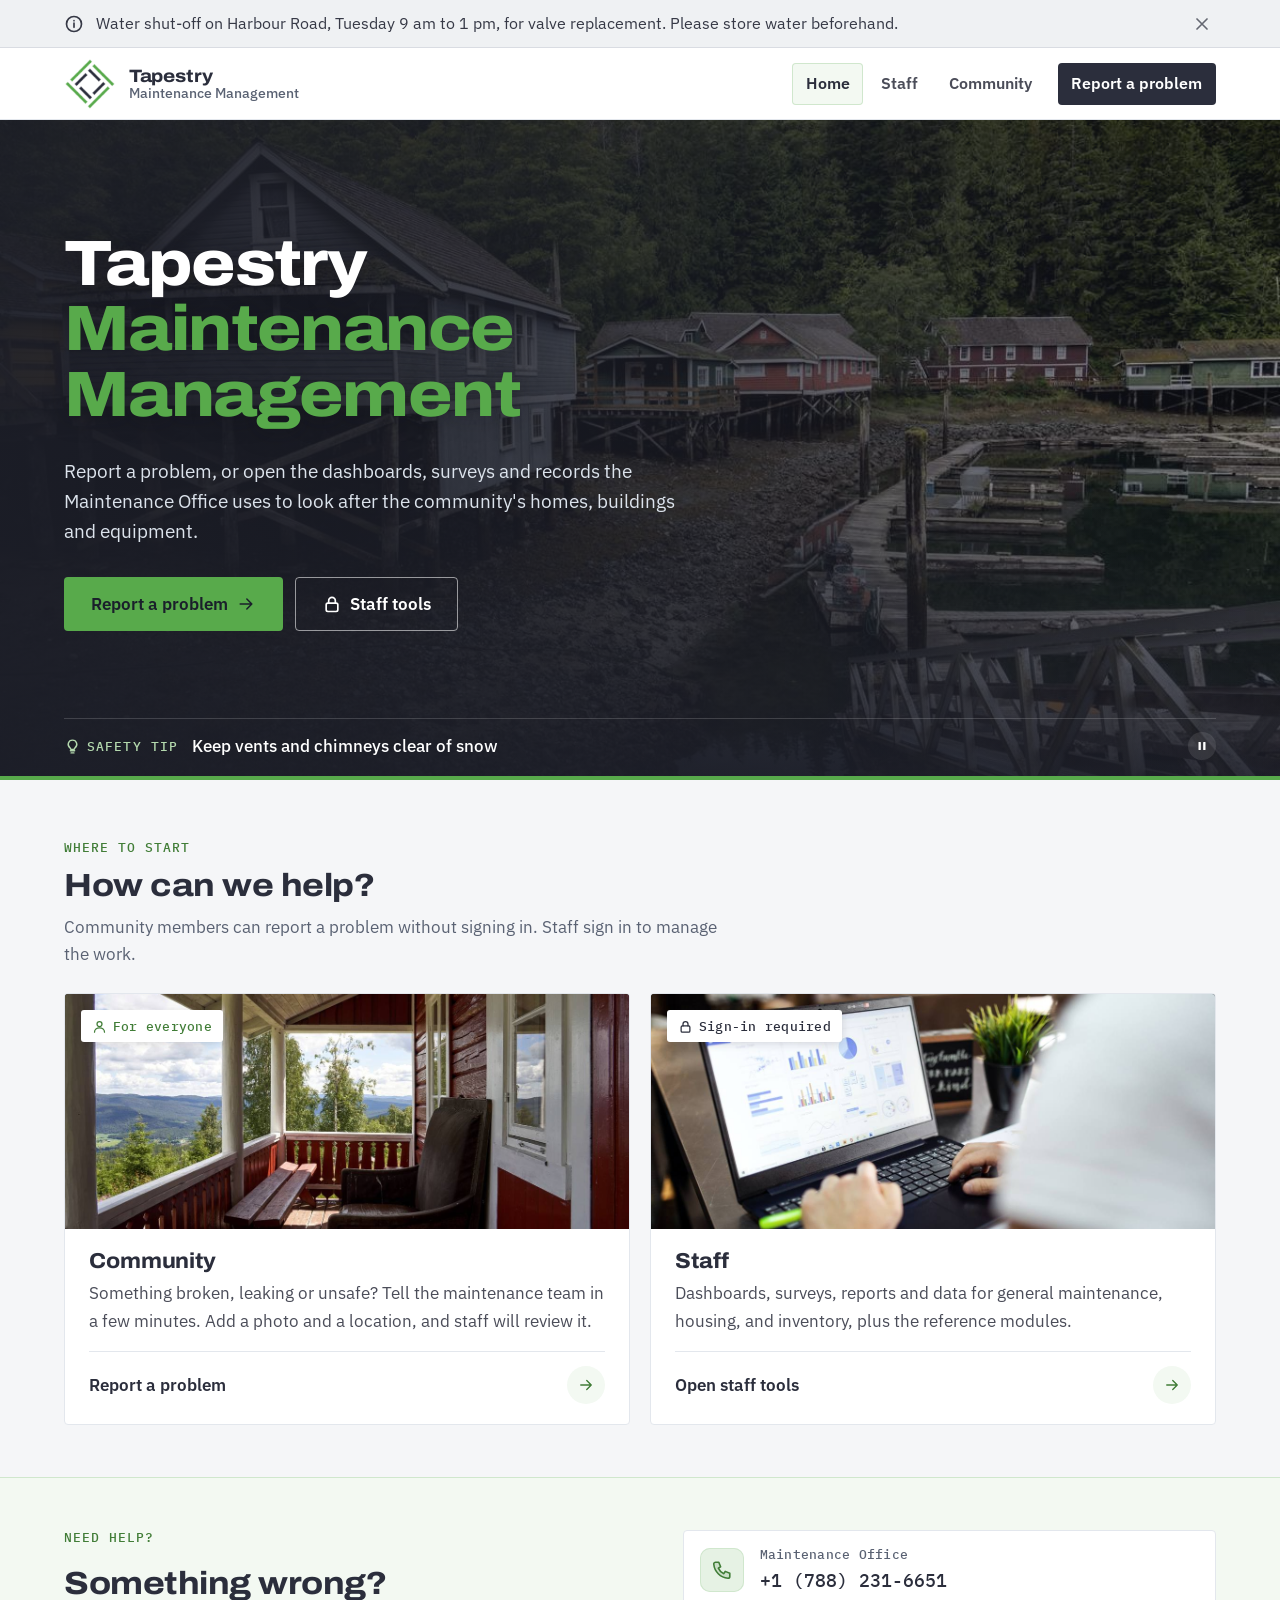
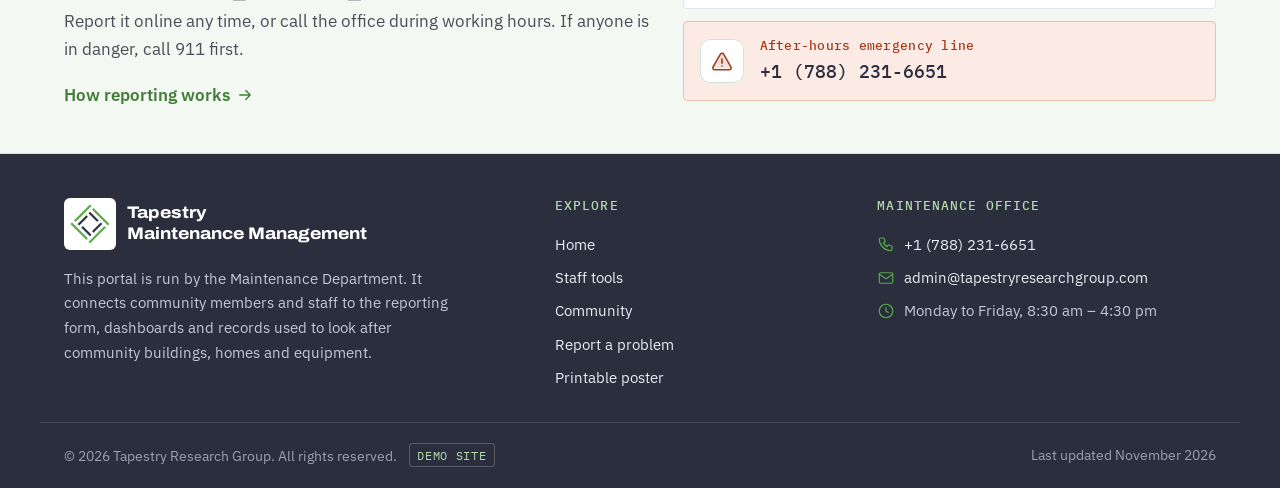
<file: index.html>
<!DOCTYPE html>
<html lang="en-CA">
<head>
  <meta charset="utf-8">
  <meta name="viewport" content="width=device-width, initial-scale=1">
  <title>Tapestry Maintenance Management</title>
  <meta name="description" content="Report a problem, or open the maintenance dashboards, surveys and records.">
  <meta name="theme-color" content="#2b2e3c">
  <meta property="og:type" content="website">
  <meta property="og:title" content="Tapestry Maintenance Management">
  <meta property="og:description" content="Report a problem, or open the maintenance dashboards, surveys and records.">
  <meta property="og:image" content="https://demo.jamesspooner.org/images/og.png">
  <meta property="og:url" content="https://demo.jamesspooner.org/">
  <meta name="twitter:card" content="summary_large_image">
  <link rel="preload" href="fonts/archivo-latin-standard-normal.woff2" as="font" type="font/woff2" crossorigin>
  <link rel="preload" href="fonts/ibm-plex-sans-latin-400-normal.woff2" as="font" type="font/woff2" crossorigin>
  <link rel="stylesheet" href="css/fonts.css?v=2">
  <link rel="icon" type="image/svg+xml" href="images/favicon.svg">
  <link rel="icon" type="image/png" sizes="32x32" href="images/favicon-32.png">
  <link rel="apple-touch-icon" href="images/apple-touch-icon.png">
  <link rel="manifest" href="manifest.webmanifest">
  <meta name="apple-mobile-web-app-capable" content="yes">
  <meta name="apple-mobile-web-app-title" content="Maintenance">
  <link rel="stylesheet" href="css/style.css?v=5">
  <script src="js/config.js?v=12"></script>
  <script src="js/brand.js?v=2"></script>
</head>
<body>
<a class="skip" href="#main">Skip to content</a>
<div id="notice" class="notice" role="status" hidden>
  <div class="wrap"><svg class="icon" viewBox="0 0 24 24" width="20" height="20" fill="none" stroke="currentColor" stroke-width="2" stroke-linecap="round" stroke-linejoin="round" aria-hidden="true"><circle cx="12" cy="12" r="9"/><path d="M12 11v5M12 8v.01"/></svg><span class="notice-text"></span><button class="notice-toggle" type="button" aria-expanded="false">More</button><a class="notice-more" href="#">More details</a><button class="notice-close" type="button" aria-label="Close notice"><svg class="icon" viewBox="0 0 24 24" width="18" height="18" fill="none" stroke="currentColor" stroke-width="2" stroke-linecap="round" stroke-linejoin="round" aria-hidden="true"><path d="M6 6l12 12M18 6L6 18"/></svg></button></div>
</div>
<header class="site-header">
  <div class="header-inner">
    <a class="brand" href="index.html"><span class="logo-slot" data-logo><span>Nation's<br>logo</span></span><span class="brand-text"><strong data-site="community">Tapestry</strong><small data-site="siteName">Maintenance Management</small></span></a>
    <nav class="nav" id="site-nav" aria-label="Main">
      <a href="index.html" aria-current="page">Home</a><a href="staff.html">Staff</a><a href="community.html">Community</a>
      <a class="nav-report" href="community.html">Report a problem</a>
    </nav>
    <button class="nav-toggle" aria-controls="site-nav" aria-expanded="false"><svg class="icon" viewBox="0 0 24 24" width="20" height="20" fill="none" stroke="currentColor" stroke-width="2" stroke-linecap="round" stroke-linejoin="round" aria-hidden="true"><path d="M4 7h16M4 12h16M4 17h16"/></svg>Menu</button>
  </div>
</header>
<main id="main">
<section class="hero-full">
  <div class="hero-bg" aria-hidden="true"><img class="slide" data-photo="hero-1" src="images/hero-1.jpg" alt="" width="1200" height="800" fetchpriority="high"><img class="slide" data-photo="hero-2" data-src="images/hero-2.jpg" alt="" width="1200" height="800"><img class="slide" data-photo="hero-3" data-src="images/hero-3.jpg" alt="" width="1200" height="800"><img class="slide" data-photo="hero-4" data-src="images/hero-4.jpg" alt="" width="1200" height="800"><img class="slide" data-photo="hero-5" data-src="images/hero-5.jpg" alt="" width="1200" height="800"></div>
  <div class="wrap hero-inner">
    <p class="greeting" data-site="greeting" data-optional="greeting"></p>
    <h1><span data-site="community">Tapestry</span> <span class="accent" data-site="siteName">Maintenance Management</span></h1>
    <p class="lead">Report a problem, or open the dashboards, surveys and records the Maintenance Office uses to look after the community's homes, buildings and equipment.</p>
    <div class="hero-actions">
      <a class="btn btn-lg btn-hero" href="community.html">Report a problem <svg class="icon" viewBox="0 0 24 24" width="18" height="18" fill="none" stroke="currentColor" stroke-width="1.8" stroke-linecap="round" stroke-linejoin="round" aria-hidden="true"><path d="M5 12h14M13 6l6 6-6 6"/></svg></a>
      <a class="btn btn-lg btn-ghost" href="staff.html"><svg class="icon" viewBox="0 0 24 24" width="16" height="16" fill="none" stroke="currentColor" stroke-width="2" stroke-linecap="round" stroke-linejoin="round" aria-hidden="true"><rect x="5" y="11" width="14" height="10" rx="2"/><path d="M8 11V8a4 4 0 0 1 8 0v3"/></svg> Staff tools</a>
    </div>
  </div>
  <div class="wrap hero-foot">
    <div class="ticker"><span class="ticker-label"><svg class="icon" viewBox="0 0 24 24" width="17" height="17" fill="none" stroke="currentColor" stroke-width="2" stroke-linecap="round" stroke-linejoin="round" aria-hidden="true"><path d="M9 18h6M10 21h4M12 3a6 6 0 0 0-3.5 10.9c.6.5 1 1.2 1 2.1h5c0-.9.4-1.6 1-2.1A6 6 0 0 0 12 3z"/></svg><span class="lbl">Safety tip</span></span><span class="ticker-text"></span><button class="ticker-pause" type="button"></button></div>
  </div>
</section>

<section class="section">
  <div class="wrap">
    <div class="section-head">
      <p class="kicker">Where to start</p>
      <h2>How can we help?</h2>
      <p>Community members can report a problem without signing in. Staff sign in to manage the work.</p>
    </div>
    <div class="door-grid">
      <a class="door" href="community.html" data-reveal>
        <div class="door-photo"><img data-photo="community" src="images/community.jpg" alt="" width="1200" height="600" loading="lazy"><span class="pill"><svg class="icon" viewBox="0 0 24 24" width="16" height="16" fill="none" stroke="currentColor" stroke-width="2" stroke-linecap="round" stroke-linejoin="round" aria-hidden="true"><circle cx="12" cy="8" r="4"/><path d="M4 21c0-4 3.6-7 8-7s8 3 8 7"/></svg> For everyone</span></div>
        <div class="door-body">
          <h3>Community</h3>
          <p>Something broken, leaking or unsafe? Tell the maintenance team in a few minutes. Add a photo and a location, and staff will review it.</p>
          <span class="door-cta">Report a problem <span class="arrow"><svg class="icon" viewBox="0 0 24 24" width="18" height="18" fill="none" stroke="currentColor" stroke-width="1.8" stroke-linecap="round" stroke-linejoin="round" aria-hidden="true"><path d="M5 12h14M13 6l6 6-6 6"/></svg></span></span>
        </div>
      </a>
      <a class="door" href="staff.html" data-reveal>
        <div class="door-photo"><img data-photo="staff" src="images/staff.jpg" alt="" width="1200" height="600" loading="lazy"><span class="pill locked"><svg class="icon" viewBox="0 0 24 24" width="16" height="16" fill="none" stroke="currentColor" stroke-width="2" stroke-linecap="round" stroke-linejoin="round" aria-hidden="true"><rect x="5" y="11" width="14" height="10" rx="2"/><path d="M8 11V8a4 4 0 0 1 8 0v3"/></svg> Sign-in required</span></div>
        <div class="door-body">
          <h3>Staff</h3>
          <p>Dashboards, surveys, reports and data for general maintenance, housing, and inventory, plus the reference modules.</p>
          <span class="door-cta">Open staff tools <span class="arrow"><svg class="icon" viewBox="0 0 24 24" width="18" height="18" fill="none" stroke="currentColor" stroke-width="1.8" stroke-linecap="round" stroke-linejoin="round" aria-hidden="true"><path d="M5 12h14M13 6l6 6-6 6"/></svg></span></span>
        </div>
      </a>
    </div>
  </div>
</section>
<section class="section contact-section">
  <div class="wrap">
    <div class="contact-panel" data-reveal>
      <div>
        <p class="kicker">Need help?</p>
        <h2>Something wrong?</h2>
        <p>Report it online any time, or call the office during working hours. If anyone is in danger, call 911 first.</p>
        <a class="more" href="community.html">How reporting works <svg class="icon" viewBox="0 0 24 24" width="18" height="18" fill="none" stroke="currentColor" stroke-width="1.8" stroke-linecap="round" stroke-linejoin="round" aria-hidden="true"><path d="M5 12h14M13 6l6 6-6 6"/></svg></a>
      </div>
      <div class="contact-list">
        <a class="call" href="#" data-tel="officePhone"><span class="badge"><svg class="icon duo" viewBox="0 0 24 24" width="22" height="22" fill="none" stroke="currentColor" stroke-width="1.75" stroke-linecap="round" stroke-linejoin="round" aria-hidden="true"><g class="duo-fill" fill="currentColor" stroke="none"><path d="M5 3.5h3.5l2 5-2.5 1.5a11 11 0 0 0 6 6l1.5-2.5 5 2V19a2 2 0 0 1-2 2A17 17 0 0 1 3 5.5a2 2 0 0 1 2-2z"/></g><path d="M5 3.5h3.5l2 5-2.5 1.5a11 11 0 0 0 6 6l1.5-2.5 5 2V19a2 2 0 0 1-2 2A17 17 0 0 1 3 5.5a2 2 0 0 1 2-2z"/></svg></span><span><small data-site="officeLabel">Maintenance Office</small><b class="tel-num">000-000-0000</b></span></a>
        <a class="call urgent" href="#" data-tel="emergencyPhone"><span class="badge"><svg class="icon duo" viewBox="0 0 24 24" width="22" height="22" fill="none" stroke="currentColor" stroke-width="1.75" stroke-linecap="round" stroke-linejoin="round" aria-hidden="true"><g class="duo-fill" fill="currentColor" stroke="none"><path d="M12 3.5L21.5 20h-19z"/></g><path d="M10.3 4.5a2 2 0 0 1 3.4 0l8 14A2 2 0 0 1 20 21.5H4a2 2 0 0 1-1.7-3z"/><path d="M12 10v4.5M12 17.5v.01"/></svg></span><span><small>After-hours emergency line</small><b class="tel-num">000-000-0000</b></span></a>
      </div>
    </div>
  </div>
</section>
</main>
<footer class="site-footer">
  <div class="wrap footer-grid">
    <div class="footer-about">
      <div class="footer-brand"><span class="logo-slot sm" data-logo><span>Nation's<br>logo</span></span><strong><span data-site="community">Tapestry</span><br><span data-site="siteName">Maintenance Management</span></strong></div>
      <p data-site="about">About this portal.</p>
    </div>
    <nav class="footer-nav" aria-label="Footer">
      <h2>Explore</h2>
      <a href="index.html">Home</a>
      <a href="staff.html">Staff tools</a>
      <a href="community.html">Community</a>
      <a href="community.html">Report a problem</a>
      <a href="poster.html">Printable poster</a>
    </nav>
    <div class="footer-contact">
      <h2 data-site="officeLabel">Maintenance Office</h2>
      <a href="#" data-tel="officePhone"><svg class="icon" viewBox="0 0 24 24" width="20" height="20" fill="none" stroke="currentColor" stroke-width="1.6" stroke-linecap="round" stroke-linejoin="round" aria-hidden="true"><path d="M5 4h4l2 5-2.5 1.5a11 11 0 0 0 5 5L15 13l5 2v4a2 2 0 0 1-2 2A16 16 0 0 1 3 6a2 2 0 0 1 2-2z"/></svg><span class="tel-num">000-000-0000</span></a>
      <a href="#" data-mail="officeEmail"><svg class="icon" viewBox="0 0 24 24" width="20" height="20" fill="none" stroke="currentColor" stroke-width="1.6" stroke-linecap="round" stroke-linejoin="round" aria-hidden="true"><rect x="3" y="5" width="18" height="14" rx="2"/><path d="M3 7l9 6 9-6"/></svg><span class="mail-text">maintenance@example.org</span></a>
      <span class="row"><svg class="icon" viewBox="0 0 24 24" width="20" height="20" fill="none" stroke="currentColor" stroke-width="1.6" stroke-linecap="round" stroke-linejoin="round" aria-hidden="true"><circle cx="12" cy="12" r="9"/><path d="M12 7v5l3 2"/></svg><span data-site="officeHours">Office hours</span></span>
    </div>
  </div>
  <div class="wrap footer-base">
    <span>&copy; <span data-year>2026</span> <span data-site="nation">Tapestry Research Group</span>. All rights reserved.</span>
    <span>Last updated <span data-site="lastUpdated">2026</span></span>
  </div>
</footer>
<script src="js/main.js?v=8"></script>
</body>
</html>
</file>
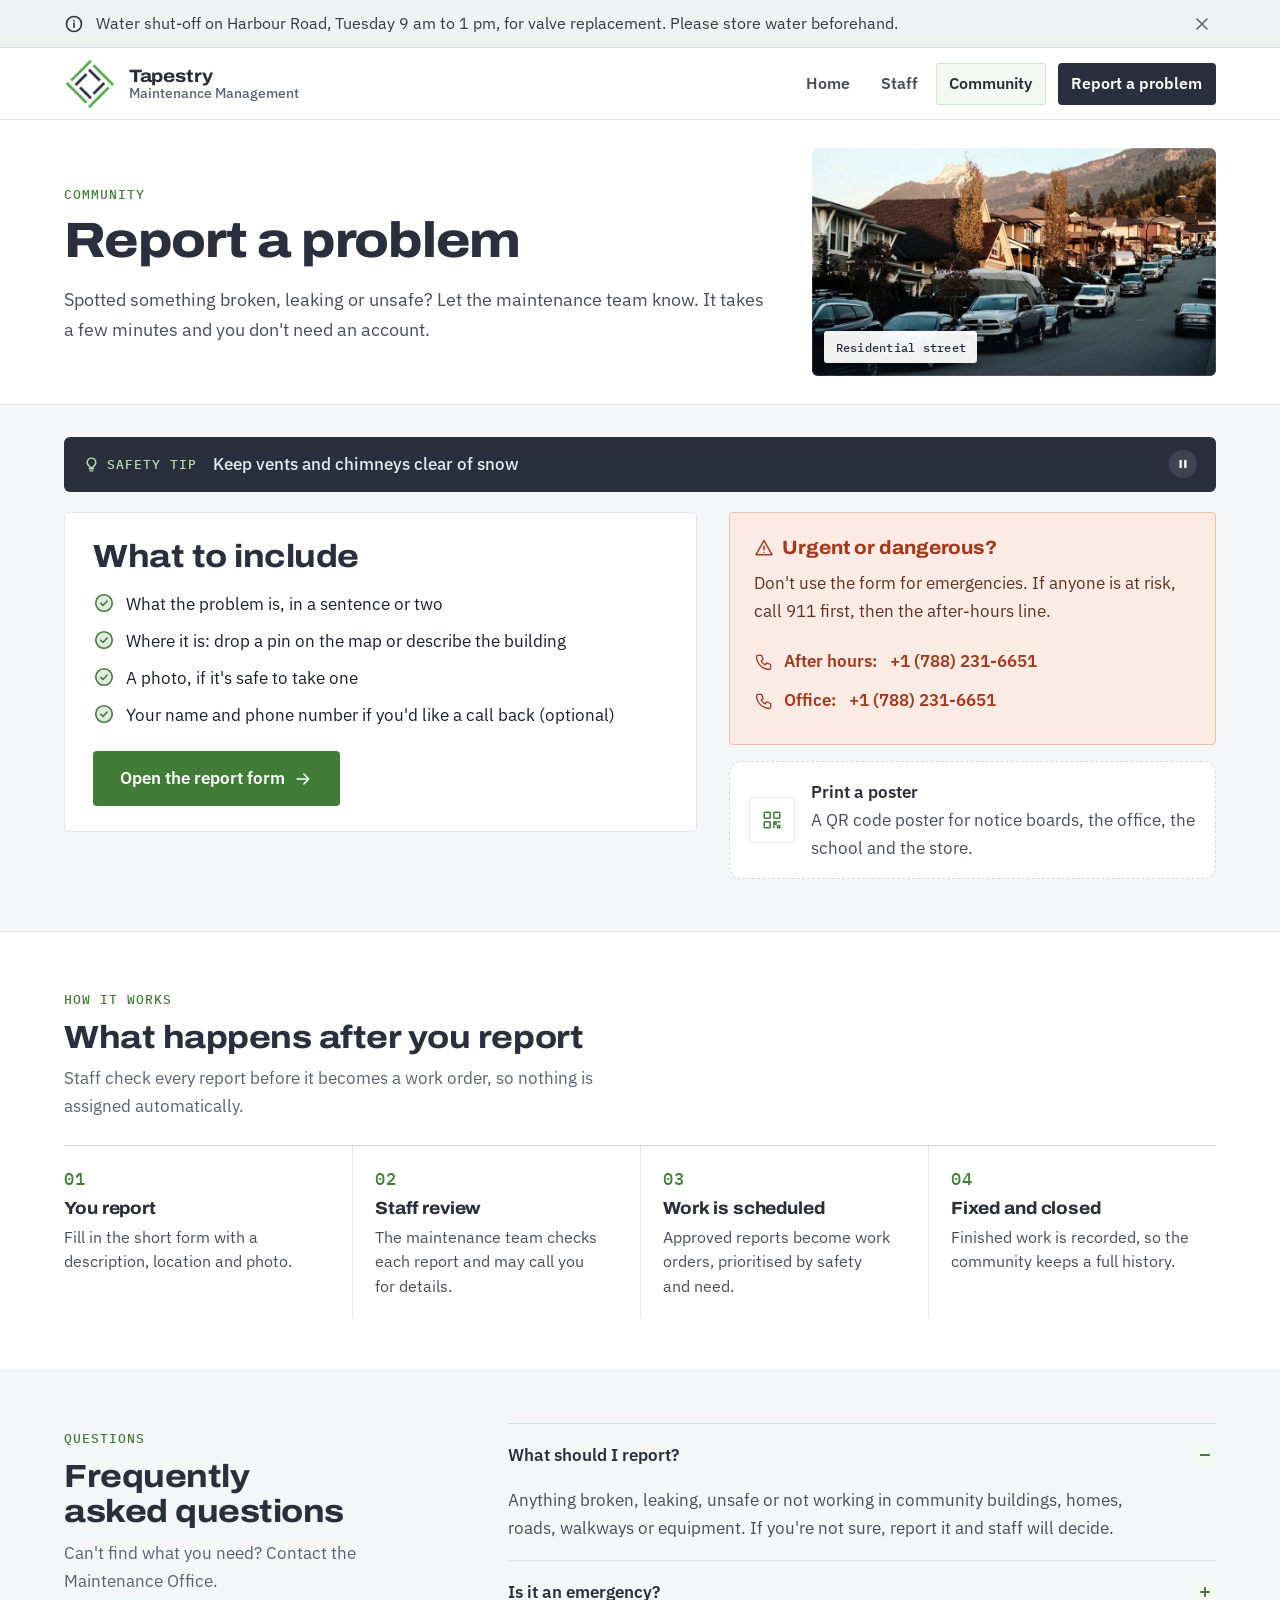
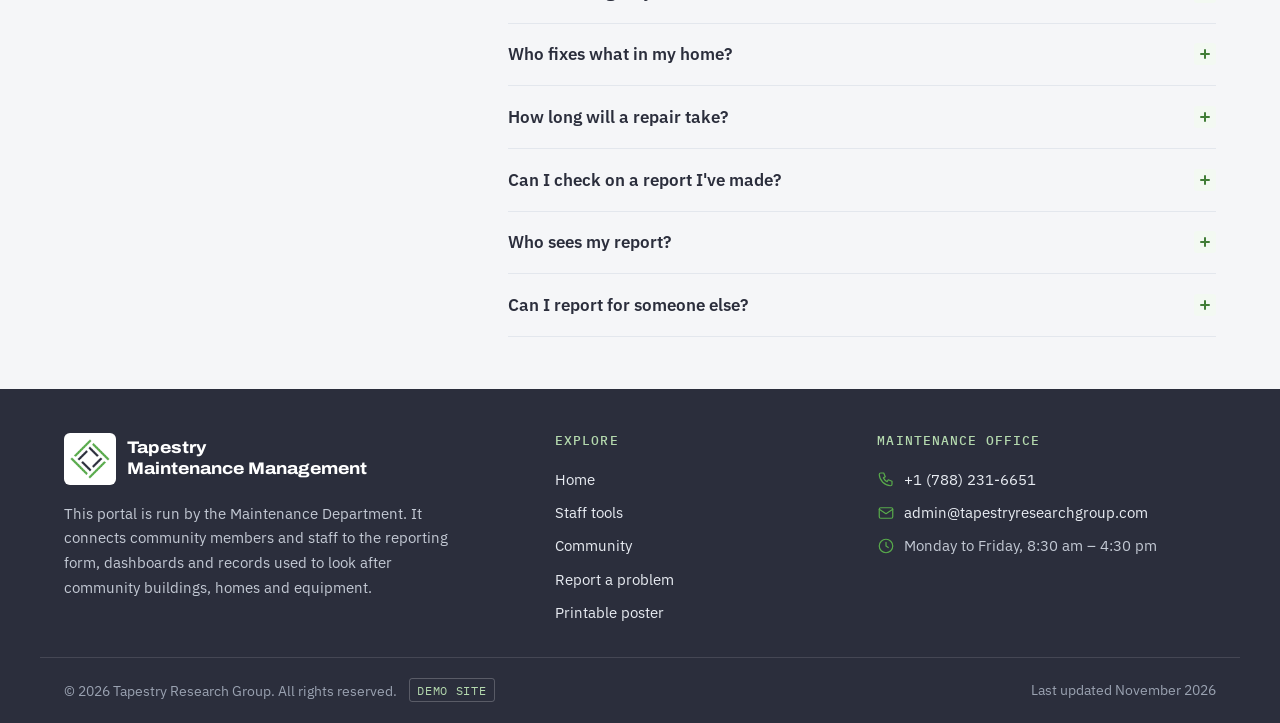
<file: community.html>
<!DOCTYPE html>
<html lang="en-CA">
<head>
  <meta charset="utf-8">
  <meta name="viewport" content="width=device-width, initial-scale=1">
  <title>Report a Problem | Tapestry Maintenance Management</title>
  <meta name="description" content="Report a broken or unsafe problem to the maintenance team. No sign-in needed.">
  <meta name="theme-color" content="#2b2e3c">
  <meta property="og:type" content="website">
  <meta property="og:title" content="Report a Problem | Tapestry Maintenance Management">
  <meta property="og:description" content="Report a broken or unsafe problem to the maintenance team. No sign-in needed.">
  <meta property="og:image" content="https://demo.jamesspooner.org/images/og.png">
  <meta property="og:url" content="https://demo.jamesspooner.org/community.html">
  <meta name="twitter:card" content="summary_large_image">
  <link rel="preload" href="fonts/archivo-latin-standard-normal.woff2" as="font" type="font/woff2" crossorigin>
  <link rel="preload" href="fonts/ibm-plex-sans-latin-400-normal.woff2" as="font" type="font/woff2" crossorigin>
  <link rel="stylesheet" href="css/fonts.css?v=2">
  <link rel="icon" type="image/svg+xml" href="images/favicon.svg">
  <link rel="icon" type="image/png" sizes="32x32" href="images/favicon-32.png">
  <link rel="apple-touch-icon" href="images/apple-touch-icon.png">
  <link rel="manifest" href="manifest.webmanifest">
  <meta name="apple-mobile-web-app-capable" content="yes">
  <meta name="apple-mobile-web-app-title" content="Maintenance">
  <link rel="stylesheet" href="css/style.css?v=5">
  <script src="js/config.js?v=12"></script>
  <script src="js/brand.js?v=2"></script>
</head>
<body>
<a class="skip" href="#main">Skip to content</a>
<div id="notice" class="notice" role="status" hidden>
  <div class="wrap"><svg class="icon" viewBox="0 0 24 24" width="20" height="20" fill="none" stroke="currentColor" stroke-width="2" stroke-linecap="round" stroke-linejoin="round" aria-hidden="true"><circle cx="12" cy="12" r="9"/><path d="M12 11v5M12 8v.01"/></svg><span class="notice-text"></span><button class="notice-toggle" type="button" aria-expanded="false">More</button><a class="notice-more" href="#">More details</a><button class="notice-close" type="button" aria-label="Close notice"><svg class="icon" viewBox="0 0 24 24" width="18" height="18" fill="none" stroke="currentColor" stroke-width="2" stroke-linecap="round" stroke-linejoin="round" aria-hidden="true"><path d="M6 6l12 12M18 6L6 18"/></svg></button></div>
</div>
<header class="site-header">
  <div class="header-inner">
    <a class="brand" href="index.html"><span class="logo-slot" data-logo><span>Nation's<br>logo</span></span><span class="brand-text"><strong data-site="community">Tapestry</strong><small data-site="siteName">Maintenance Management</small></span></a>
    <nav class="nav" id="site-nav" aria-label="Main">
      <a href="index.html">Home</a><a href="staff.html">Staff</a><a href="community.html" aria-current="page">Community</a>
      <a class="nav-report" href="community.html">Report a problem</a>
    </nav>
    <button class="nav-toggle" aria-controls="site-nav" aria-expanded="false"><svg class="icon" viewBox="0 0 24 24" width="20" height="20" fill="none" stroke="currentColor" stroke-width="2" stroke-linecap="round" stroke-linejoin="round" aria-hidden="true"><path d="M4 7h16M4 12h16M4 17h16"/></svg>Menu</button>
  </div>
</header>
<main id="main">
<section class="page-head">
  <div class="wrap">
    <div>
      <p class="kicker">Community</p>
      <h1>Report a problem</h1>
      <p class="lead">Spotted something broken, leaking or unsafe? Let the maintenance team know. It takes a few minutes and you don't need an account.</p>
    </div>
    <figure class="page-photo"><img data-photo="community-header" src="images/community-header.jpg" alt="" width="900" height="600"><figcaption class="photo-tag photo-cap"></figcaption></figure>
  </div>
</section>
<section class="section tight">
  <div class="wrap">
    <div class="tipcard ticker"><span class="ticker-label"><svg class="icon" viewBox="0 0 24 24" width="17" height="17" fill="none" stroke="currentColor" stroke-width="2" stroke-linecap="round" stroke-linejoin="round" aria-hidden="true"><path d="M9 18h6M10 21h4M12 3a6 6 0 0 0-3.5 10.9c.6.5 1 1.2 1 2.1h5c0-.9.4-1.6 1-2.1A6 6 0 0 0 12 3z"/></svg><span class="lbl">Safety tip</span></span><span class="ticker-text"></span><button class="ticker-pause" type="button"></button></div>
    <div class="report-panel">
      <div class="report-card">
        <h2>What to include</h2>
        <ul class="check">
          <li><svg class="icon duo" viewBox="0 0 24 24" width="22" height="22" fill="none" stroke="currentColor" stroke-width="1.75" stroke-linecap="round" stroke-linejoin="round" aria-hidden="true"><g class="duo-fill" fill="currentColor" stroke="none"><circle cx="12" cy="12" r="9"/></g><circle cx="12" cy="12" r="9"/><path d="M8.5 12.3l2.4 2.4 4.6-4.9"/></svg><span>What the problem is, in a sentence or two</span></li>
          <li><svg class="icon duo" viewBox="0 0 24 24" width="22" height="22" fill="none" stroke="currentColor" stroke-width="1.75" stroke-linecap="round" stroke-linejoin="round" aria-hidden="true"><g class="duo-fill" fill="currentColor" stroke="none"><circle cx="12" cy="12" r="9"/></g><circle cx="12" cy="12" r="9"/><path d="M8.5 12.3l2.4 2.4 4.6-4.9"/></svg><span>Where it is: drop a pin on the map or describe the building</span></li>
          <li><svg class="icon duo" viewBox="0 0 24 24" width="22" height="22" fill="none" stroke="currentColor" stroke-width="1.75" stroke-linecap="round" stroke-linejoin="round" aria-hidden="true"><g class="duo-fill" fill="currentColor" stroke="none"><circle cx="12" cy="12" r="9"/></g><circle cx="12" cy="12" r="9"/><path d="M8.5 12.3l2.4 2.4 4.6-4.9"/></svg><span>A photo, if it's safe to take one</span></li>
          <li><svg class="icon duo" viewBox="0 0 24 24" width="22" height="22" fill="none" stroke="currentColor" stroke-width="1.75" stroke-linecap="round" stroke-linejoin="round" aria-hidden="true"><g class="duo-fill" fill="currentColor" stroke="none"><circle cx="12" cy="12" r="9"/></g><circle cx="12" cy="12" r="9"/><path d="M8.5 12.3l2.4 2.4 4.6-4.9"/></svg><span>Your name and phone number if you'd like a call back (optional)</span></li>
        </ul>
        <a class="btn btn-green btn-lg" href="#" data-report>Open the report form <svg class="icon" viewBox="0 0 24 24" width="18" height="18" fill="none" stroke="currentColor" stroke-width="1.8" stroke-linecap="round" stroke-linejoin="round" aria-hidden="true"><path d="M5 12h14M13 6l6 6-6 6"/></svg></a>
      </div>
      <div>
      <aside class="urgent-box">
        <h3><svg class="icon" viewBox="0 0 24 24" width="22" height="22" fill="none" stroke="currentColor" stroke-width="1.8" stroke-linecap="round" stroke-linejoin="round" aria-hidden="true"><path d="M12 3l9.5 17h-19z"/><path d="M12 10v4M12 17.5v.01"/></svg> Urgent or dangerous?</h3>
        <p>Don't use the form for emergencies. If anyone is at risk, call 911 first, then the after-hours line.</p>
        <a href="#" data-tel="emergencyPhone"><svg class="icon" viewBox="0 0 24 24" width="20" height="20" fill="none" stroke="currentColor" stroke-width="1.6" stroke-linecap="round" stroke-linejoin="round" aria-hidden="true"><path d="M5 4h4l2 5-2.5 1.5a11 11 0 0 0 5 5L15 13l5 2v4a2 2 0 0 1-2 2A16 16 0 0 1 3 6a2 2 0 0 1 2-2z"/></svg>After hours:&nbsp;<span class="tel-num">000-000-0000</span></a>
        <a href="#" data-tel="officePhone"><svg class="icon" viewBox="0 0 24 24" width="20" height="20" fill="none" stroke="currentColor" stroke-width="1.6" stroke-linecap="round" stroke-linejoin="round" aria-hidden="true"><path d="M5 4h4l2 5-2.5 1.5a11 11 0 0 0 5 5L15 13l5 2v4a2 2 0 0 1-2 2A16 16 0 0 1 3 6a2 2 0 0 1 2-2z"/></svg>Office:&nbsp;<span class="tel-num">000-000-0000</span></a>
      </aside>
        <a class="poster-promo" href="poster.html"><span class="icon-badge"><svg class="icon" viewBox="0 0 24 24" width="22" height="22" fill="none" stroke="currentColor" stroke-width="1.7" stroke-linecap="round" stroke-linejoin="round" aria-hidden="true"><rect x="3.5" y="3.5" width="6.5" height="6.5" rx="1"/><rect x="14" y="3.5" width="6.5" height="6.5" rx="1"/><rect x="3.5" y="14" width="6.5" height="6.5" rx="1"/><path d="M14 14h2.5v2.5H14zM18 18h2.5v2.5H18zM14 18.5v2M18.5 14h2"/></svg></span><span><strong>Print a poster</strong>A QR code poster for notice boards, the office, the school and the store.</span></a>
      </div>
    </div>
  </div>
</section>
<section class="section surface">
  <div class="wrap">
    <div class="section-head">
      <p class="kicker">How it works</p>
      <h2>What happens after you report</h2>
      <p>Staff check every report before it becomes a work order, so nothing is assigned automatically.</p>
    </div>
    <ol class="steps">
      <li data-reveal><h3>You report</h3><p>Fill in the short form with a description, location and photo.</p></li>
      <li data-reveal><h3>Staff review</h3><p>The maintenance team checks each report and may call you for details.</p></li>
      <li data-reveal><h3>Work is scheduled</h3><p>Approved reports become work orders, prioritised by safety and need.</p></li>
      <li data-reveal><h3>Fixed and closed</h3><p>Finished work is recorded, so the community keeps a full history.</p></li>
    </ol>
  </div>
</section>
<section class="section">
  <div class="wrap faq-wrap">
    <div class="section-head">
      <p class="kicker">Questions</p>
      <h2>Frequently asked questions</h2>
      <p>Can't find what you need? Contact the <span data-site="officeLabel">Maintenance Office</span>.</p>
    </div>
    <div class="faq-list" id="faq"></div>
  </div>
</section>
</main>
<footer class="site-footer">
  <div class="wrap footer-grid">
    <div class="footer-about">
      <div class="footer-brand"><span class="logo-slot sm" data-logo><span>Nation's<br>logo</span></span><strong><span data-site="community">Tapestry</span><br><span data-site="siteName">Maintenance Management</span></strong></div>
      <p data-site="about">About this portal.</p>
    </div>
    <nav class="footer-nav" aria-label="Footer">
      <h2>Explore</h2>
      <a href="index.html">Home</a>
      <a href="staff.html">Staff tools</a>
      <a href="community.html">Community</a>
      <a href="community.html">Report a problem</a>
      <a href="poster.html">Printable poster</a>
    </nav>
    <div class="footer-contact">
      <h2 data-site="officeLabel">Maintenance Office</h2>
      <a href="#" data-tel="officePhone"><svg class="icon" viewBox="0 0 24 24" width="20" height="20" fill="none" stroke="currentColor" stroke-width="1.6" stroke-linecap="round" stroke-linejoin="round" aria-hidden="true"><path d="M5 4h4l2 5-2.5 1.5a11 11 0 0 0 5 5L15 13l5 2v4a2 2 0 0 1-2 2A16 16 0 0 1 3 6a2 2 0 0 1 2-2z"/></svg><span class="tel-num">000-000-0000</span></a>
      <a href="#" data-mail="officeEmail"><svg class="icon" viewBox="0 0 24 24" width="20" height="20" fill="none" stroke="currentColor" stroke-width="1.6" stroke-linecap="round" stroke-linejoin="round" aria-hidden="true"><rect x="3" y="5" width="18" height="14" rx="2"/><path d="M3 7l9 6 9-6"/></svg><span class="mail-text">maintenance@example.org</span></a>
      <span class="row"><svg class="icon" viewBox="0 0 24 24" width="20" height="20" fill="none" stroke="currentColor" stroke-width="1.6" stroke-linecap="round" stroke-linejoin="round" aria-hidden="true"><circle cx="12" cy="12" r="9"/><path d="M12 7v5l3 2"/></svg><span data-site="officeHours">Office hours</span></span>
    </div>
  </div>
  <div class="wrap footer-base">
    <span>&copy; <span data-year>2026</span> <span data-site="nation">Tapestry Research Group</span>. All rights reserved.</span>
    <span>Last updated <span data-site="lastUpdated">2026</span></span>
  </div>
</footer>
<script src="js/main.js?v=8"></script>
</body>
</html>
</file>
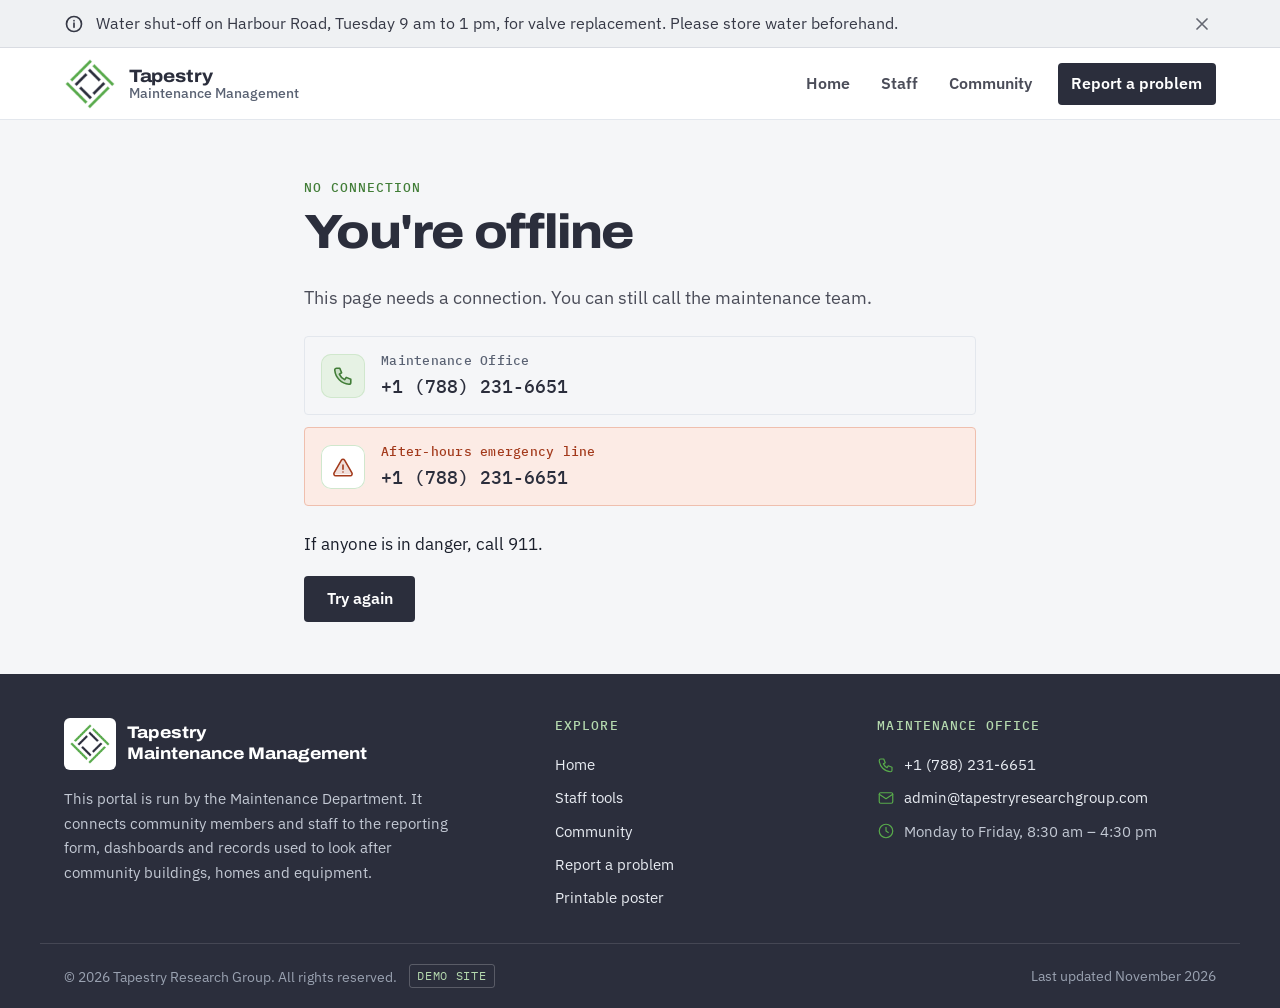
<file: offline.html>
<!DOCTYPE html>
<html lang="en-CA">
<head>
  <meta charset="utf-8">
  <meta name="viewport" content="width=device-width, initial-scale=1">
  <title>You're offline | Tapestry Maintenance Management</title>
  <meta name="description" content="No connection.">
  <meta name="theme-color" content="#2b2e3c">
  <meta property="og:type" content="website">
  <meta property="og:title" content="You're offline | Tapestry Maintenance Management">
  <meta property="og:description" content="No connection.">
  <meta property="og:image" content="https://demo.jamesspooner.org/images/og.png">
  <meta property="og:url" content="https://demo.jamesspooner.org/offline.html">
  <meta name="twitter:card" content="summary_large_image">
  <link rel="preload" href="fonts/archivo-latin-standard-normal.woff2" as="font" type="font/woff2" crossorigin>
  <link rel="preload" href="fonts/ibm-plex-sans-latin-400-normal.woff2" as="font" type="font/woff2" crossorigin>
  <link rel="stylesheet" href="css/fonts.css?v=2">
  <link rel="icon" type="image/svg+xml" href="images/favicon.svg">
  <link rel="icon" type="image/png" sizes="32x32" href="images/favicon-32.png">
  <link rel="apple-touch-icon" href="images/apple-touch-icon.png">
  <link rel="manifest" href="manifest.webmanifest">
  <meta name="apple-mobile-web-app-capable" content="yes">
  <meta name="apple-mobile-web-app-title" content="Maintenance">
  <link rel="stylesheet" href="css/style.css?v=5">
  <script src="js/config.js?v=12"></script>
  <script src="js/brand.js?v=2"></script>
</head>
<body>
<a class="skip" href="#main">Skip to content</a>
<div id="notice" class="notice" role="status" hidden>
  <div class="wrap"><svg class="icon" viewBox="0 0 24 24" width="20" height="20" fill="none" stroke="currentColor" stroke-width="2" stroke-linecap="round" stroke-linejoin="round" aria-hidden="true"><circle cx="12" cy="12" r="9"/><path d="M12 11v5M12 8v.01"/></svg><span class="notice-text"></span><button class="notice-toggle" type="button" aria-expanded="false">More</button><a class="notice-more" href="#">More details</a><button class="notice-close" type="button" aria-label="Close notice"><svg class="icon" viewBox="0 0 24 24" width="18" height="18" fill="none" stroke="currentColor" stroke-width="2" stroke-linecap="round" stroke-linejoin="round" aria-hidden="true"><path d="M6 6l12 12M18 6L6 18"/></svg></button></div>
</div>
<header class="site-header">
  <div class="header-inner">
    <a class="brand" href="index.html"><span class="logo-slot" data-logo><span>Nation's<br>logo</span></span><span class="brand-text"><strong data-site="community">Tapestry</strong><small data-site="siteName">Maintenance Management</small></span></a>
    <nav class="nav" id="site-nav" aria-label="Main">
      <a href="index.html">Home</a><a href="staff.html">Staff</a><a href="community.html">Community</a>
      <a class="nav-report" href="community.html">Report a problem</a>
    </nav>
    <button class="nav-toggle" aria-controls="site-nav" aria-expanded="false"><svg class="icon" viewBox="0 0 24 24" width="20" height="20" fill="none" stroke="currentColor" stroke-width="2" stroke-linecap="round" stroke-linejoin="round" aria-hidden="true"><path d="M4 7h16M4 12h16M4 17h16"/></svg>Menu</button>
  </div>
</header>
<main id="main">
<section class="section">
  <div class="wrap narrow">
    <p class="kicker">No connection</p>
    <h1>You're offline</h1>
    <p class="lead-plain">This page needs a connection. You can still call the maintenance team.</p>
    <div class="contact-list offline-calls">
      <a class="call" href="#" data-tel="officePhone"><span class="badge"><svg class="icon duo" viewBox="0 0 24 24" width="22" height="22" fill="none" stroke="currentColor" stroke-width="1.75" stroke-linecap="round" stroke-linejoin="round" aria-hidden="true"><g class="duo-fill" fill="currentColor" stroke="none"><path d="M5 3.5h3.5l2 5-2.5 1.5a11 11 0 0 0 6 6l1.5-2.5 5 2V19a2 2 0 0 1-2 2A17 17 0 0 1 3 5.5a2 2 0 0 1 2-2z"/></g><path d="M5 3.5h3.5l2 5-2.5 1.5a11 11 0 0 0 6 6l1.5-2.5 5 2V19a2 2 0 0 1-2 2A17 17 0 0 1 3 5.5a2 2 0 0 1 2-2z"/></svg></span><span><small data-site="officeLabel">Maintenance Office</small><b class="tel-num">000-000-0000</b></span></a>
      <a class="call urgent" href="#" data-tel="emergencyPhone"><span class="badge"><svg class="icon duo" viewBox="0 0 24 24" width="22" height="22" fill="none" stroke="currentColor" stroke-width="1.75" stroke-linecap="round" stroke-linejoin="round" aria-hidden="true"><g class="duo-fill" fill="currentColor" stroke="none"><path d="M12 3.5L21.5 20h-19z"/></g><path d="M10.3 4.5a2 2 0 0 1 3.4 0l8 14A2 2 0 0 1 20 21.5H4a2 2 0 0 1-1.7-3z"/><path d="M12 10v4.5M12 17.5v.01"/></svg></span><span><small>After-hours emergency line</small><b class="tel-num">000-000-0000</b></span></a>
    </div>
    <p>If anyone is in danger, call 911.</p>
    <a class="btn" href="index.html">Try again</a>
  </div>
</section>
</main>
<footer class="site-footer">
  <div class="wrap footer-grid">
    <div class="footer-about">
      <div class="footer-brand"><span class="logo-slot sm" data-logo><span>Nation's<br>logo</span></span><strong><span data-site="community">Tapestry</span><br><span data-site="siteName">Maintenance Management</span></strong></div>
      <p data-site="about">About this portal.</p>
    </div>
    <nav class="footer-nav" aria-label="Footer">
      <h2>Explore</h2>
      <a href="index.html">Home</a>
      <a href="staff.html">Staff tools</a>
      <a href="community.html">Community</a>
      <a href="community.html">Report a problem</a>
      <a href="poster.html">Printable poster</a>
    </nav>
    <div class="footer-contact">
      <h2 data-site="officeLabel">Maintenance Office</h2>
      <a href="#" data-tel="officePhone"><svg class="icon" viewBox="0 0 24 24" width="20" height="20" fill="none" stroke="currentColor" stroke-width="1.6" stroke-linecap="round" stroke-linejoin="round" aria-hidden="true"><path d="M5 4h4l2 5-2.5 1.5a11 11 0 0 0 5 5L15 13l5 2v4a2 2 0 0 1-2 2A16 16 0 0 1 3 6a2 2 0 0 1 2-2z"/></svg><span class="tel-num">000-000-0000</span></a>
      <a href="#" data-mail="officeEmail"><svg class="icon" viewBox="0 0 24 24" width="20" height="20" fill="none" stroke="currentColor" stroke-width="1.6" stroke-linecap="round" stroke-linejoin="round" aria-hidden="true"><rect x="3" y="5" width="18" height="14" rx="2"/><path d="M3 7l9 6 9-6"/></svg><span class="mail-text">maintenance@example.org</span></a>
      <span class="row"><svg class="icon" viewBox="0 0 24 24" width="20" height="20" fill="none" stroke="currentColor" stroke-width="1.6" stroke-linecap="round" stroke-linejoin="round" aria-hidden="true"><circle cx="12" cy="12" r="9"/><path d="M12 7v5l3 2"/></svg><span data-site="officeHours">Office hours</span></span>
    </div>
  </div>
  <div class="wrap footer-base">
    <span>&copy; <span data-year>2026</span> <span data-site="nation">Tapestry Research Group</span>. All rights reserved.</span>
    <span>Last updated <span data-site="lastUpdated">2026</span></span>
  </div>
</footer>
<script src="js/main.js?v=8"></script>
</body>
</html>
</file>
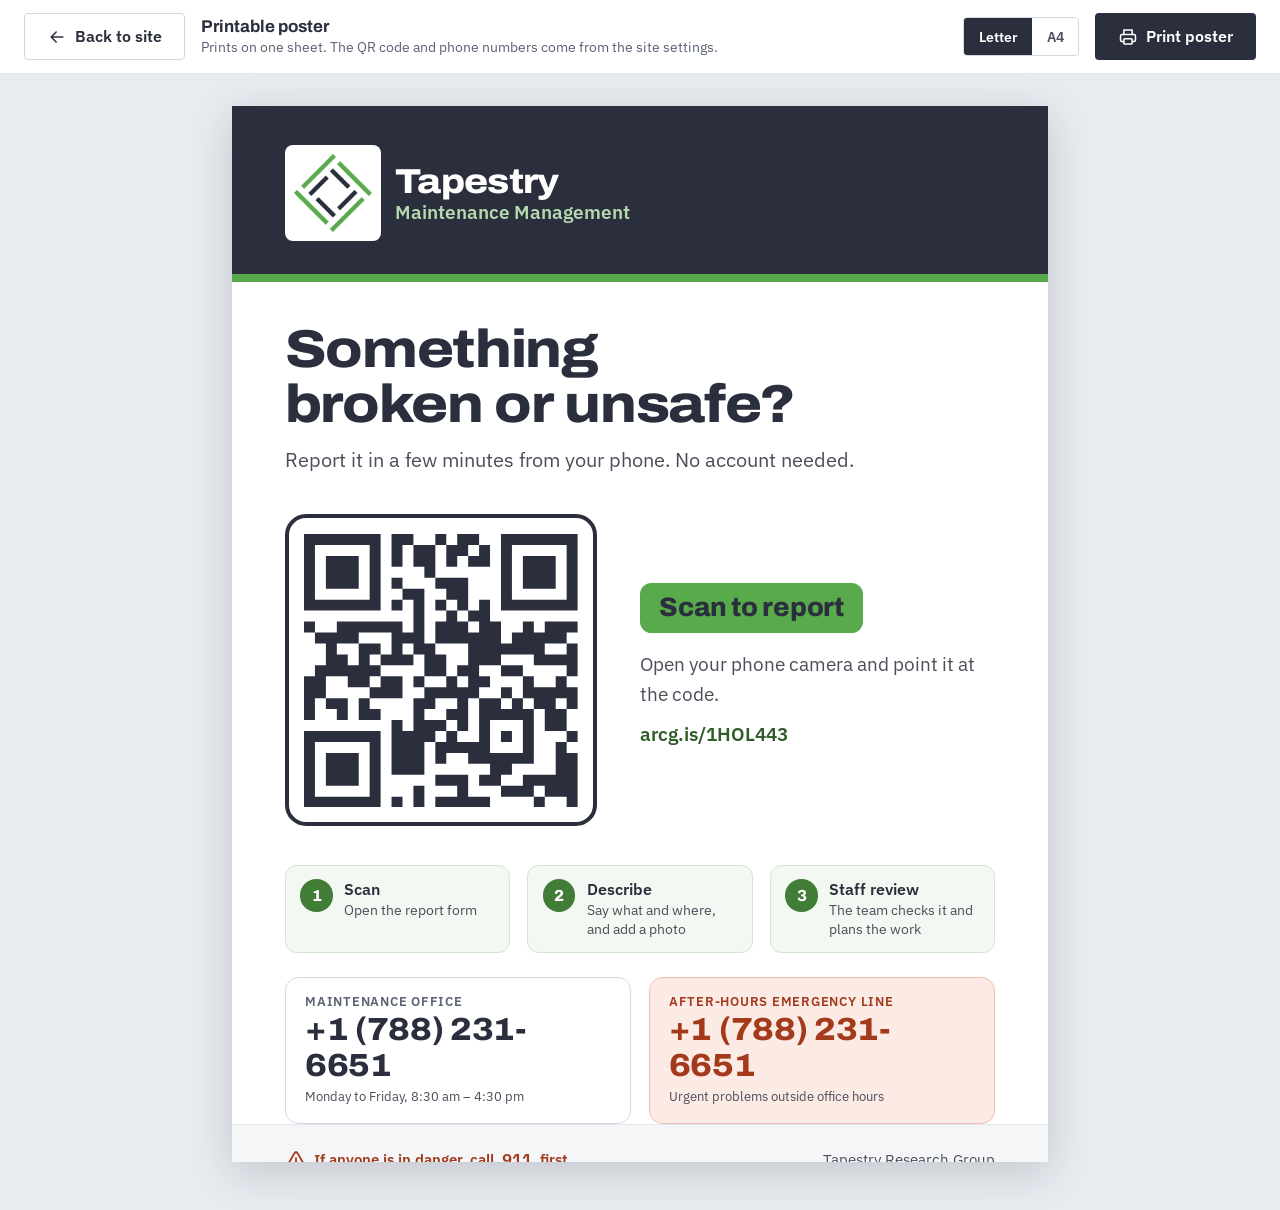
<file: poster.html>
<!DOCTYPE html>
<html lang="en-CA">
<head>
  <meta charset="utf-8">
  <meta name="viewport" content="width=device-width, initial-scale=1">
  <title>Printable Poster | Maintenance Management</title>
  <meta name="robots" content="noindex">
  <meta name="theme-color" content="#2b2e3c">
  <link rel="stylesheet" href="css/fonts.css?v=2">
  <link rel="icon" type="image/svg+xml" href="images/favicon.svg">
  <link rel="stylesheet" href="css/style.css?v=11">
  <link rel="stylesheet" href="css/poster.css?v=2">
  <script src="js/config.js?v=12"></script>
  <script src="js/brand.js?v=2"></script>
</head>
<body class="poster-page">

<header class="poster-toolbar">
  <a class="btn btn-outline" href="community.html">
    <svg class="icon" viewBox="0 0 24 24" width="18" height="18" fill="none" stroke="currentColor" stroke-width="1.8" stroke-linecap="round" stroke-linejoin="round" aria-hidden="true"><path d="M19 12H5M11 6l-6 6 6 6"/></svg>Back to site</a>
  <div class="toolbar-mid">
    <strong>Printable poster</strong>
    <span>Prints on one sheet. The QR code and phone numbers come from the site settings.</span>
  </div>
  <div class="paper-toggle" role="group" aria-label="Paper size">
    <button type="button" data-paper="letter" aria-pressed="true">Letter</button>
    <button type="button" data-paper="a4" aria-pressed="false">A4</button>
  </div>
  <button class="btn" type="button" id="print-btn">
    <svg class="icon" viewBox="0 0 24 24" width="18" height="18" fill="none" stroke="currentColor" stroke-width="1.8" stroke-linecap="round" stroke-linejoin="round" aria-hidden="true"><path d="M7 9V3.5h10V9M7 17.5H5a2 2 0 0 1-2-2V11a2 2 0 0 1 2-2h14a2 2 0 0 1 2 2v4.5a2 2 0 0 1-2 2h-2"/><rect x="7" y="14" width="10" height="6.5" rx="1"/></svg>Print poster</button>
</header>

<main class="sheet-stage">
  <article class="sheet letter" id="sheet">
    <header class="p-top">
      <span class="logo-slot p-logo" data-logo><span>Nation's<br>logo</span></span>
      <div class="p-org">
        <strong data-site="community">Tapestry</strong>
        <span data-site="siteName">Maintenance Management</span>
      </div>
    </header>

    <section class="p-hero">
      <h1>Something broken or unsafe?</h1>
      <p>Report it in a few minutes from your phone. No account needed.</p>
    </section>

    <section class="p-qr">
      <div class="qr-frame"><div id="qr" class="qr" role="img" aria-label="QR code linking to the report form"></div></div>
      <div class="p-scan">
        <span class="p-scan-tag">Scan to report</span>
        <p>Open your phone camera and point it at the code.</p>
        <p class="p-url" id="p-url"></p>
      </div>
    </section>

    <ol class="p-steps">
      <li><span>1</span><div><strong>Scan</strong>Open the report form</div></li>
      <li><span>2</span><div><strong>Describe</strong>Say what and where, and add a photo</div></li>
      <li><span>3</span><div><strong>Staff review</strong>The team checks it and plans the work</div></li>
    </ol>

    <section class="p-contacts">
      <div class="p-call">
        <small data-site="officeLabel">Maintenance Office</small>
        <b class="js-phone" data-phone="officePhone">000-000-0000</b>
        <span data-site="officeHours">Office hours</span>
      </div>
      <div class="p-call urgent">
        <small>After-hours emergency line</small>
        <b class="js-phone" data-phone="emergencyPhone">000-000-0000</b>
        <span>Urgent problems outside office hours</span>
      </div>
    </section>

    <footer class="p-foot">
      <span class="p-911">
        <svg class="icon" viewBox="0 0 24 24" width="22" height="22" fill="none" stroke="currentColor" stroke-width="2" stroke-linecap="round" stroke-linejoin="round" aria-hidden="true"><path d="M10.3 4.5a2 2 0 0 1 3.4 0l8 14A2 2 0 0 1 20 21.5H4a2 2 0 0 1-1.7-3z"/><path d="M12 10v4.5M12 17.5v.01"/></svg>
        If anyone is in danger, call <b>911</b> first.
      </span>
      <span data-site="nation">Tapestry Research Group</span>
    </footer>
  </article>
</main>

<script src="js/vendor/qrcode.js"></script>
<script>
(function () {
  var S = window.SITE || {};
  // Names
  document.querySelectorAll("[data-site]").forEach(function (el) {
    var v = S[el.getAttribute("data-site")]; if (v) el.textContent = v;
  });
  document.querySelectorAll("[data-phone]").forEach(function (el) {
    var v = S[el.getAttribute("data-phone")]; if (v) el.textContent = v;
  });
  // Logo
  if (S.logo) document.querySelectorAll("[data-logo]").forEach(function (el) {
    var img = new Image(); img.src = S.logo; img.alt = ""; img.className = "p-logo-img"; el.replaceWith(img);
  });
  // QR target: the public report form if set, otherwise this site's Community page
  var target = (S.reportUrl && S.reportUrl !== "#") ? S.reportUrl : new URL("community.html", location.href).href;
  if (/^file:/.test(target)) target = "https://example.org/community.html";
  try {
    var qr = qrcode(0, "M");
    qr.addData(target); qr.make();
    document.getElementById("qr").innerHTML = qr.createSvgTag({ cellSize: 8, margin: 0, scalable: true });
  } catch (e) { document.getElementById("qr").textContent = "QR code unavailable"; }
  document.getElementById("p-url").textContent = target.replace(/^https?:\/\//, "").replace(/\/$/, "");

  // Paper size
  var sheet = document.getElementById("sheet");
  var pageStyle = document.createElement("style"); document.head.appendChild(pageStyle);
  function setPaper(p) {
    sheet.className = "sheet " + p;
    pageStyle.textContent = "@page{size:" + (p === "a4" ? "A4" : "letter") + " portrait;margin:0}";
    document.querySelectorAll("[data-paper]").forEach(function (b) { b.setAttribute("aria-pressed", b.dataset.paper === p); });
  }
  document.querySelectorAll("[data-paper]").forEach(function (b) { b.addEventListener("click", function () { setPaper(b.dataset.paper); }); });
  setPaper("letter");
  document.getElementById("print-btn").addEventListener("click", function () { window.print(); });
})();
</script>
</body>
</html>
</file>
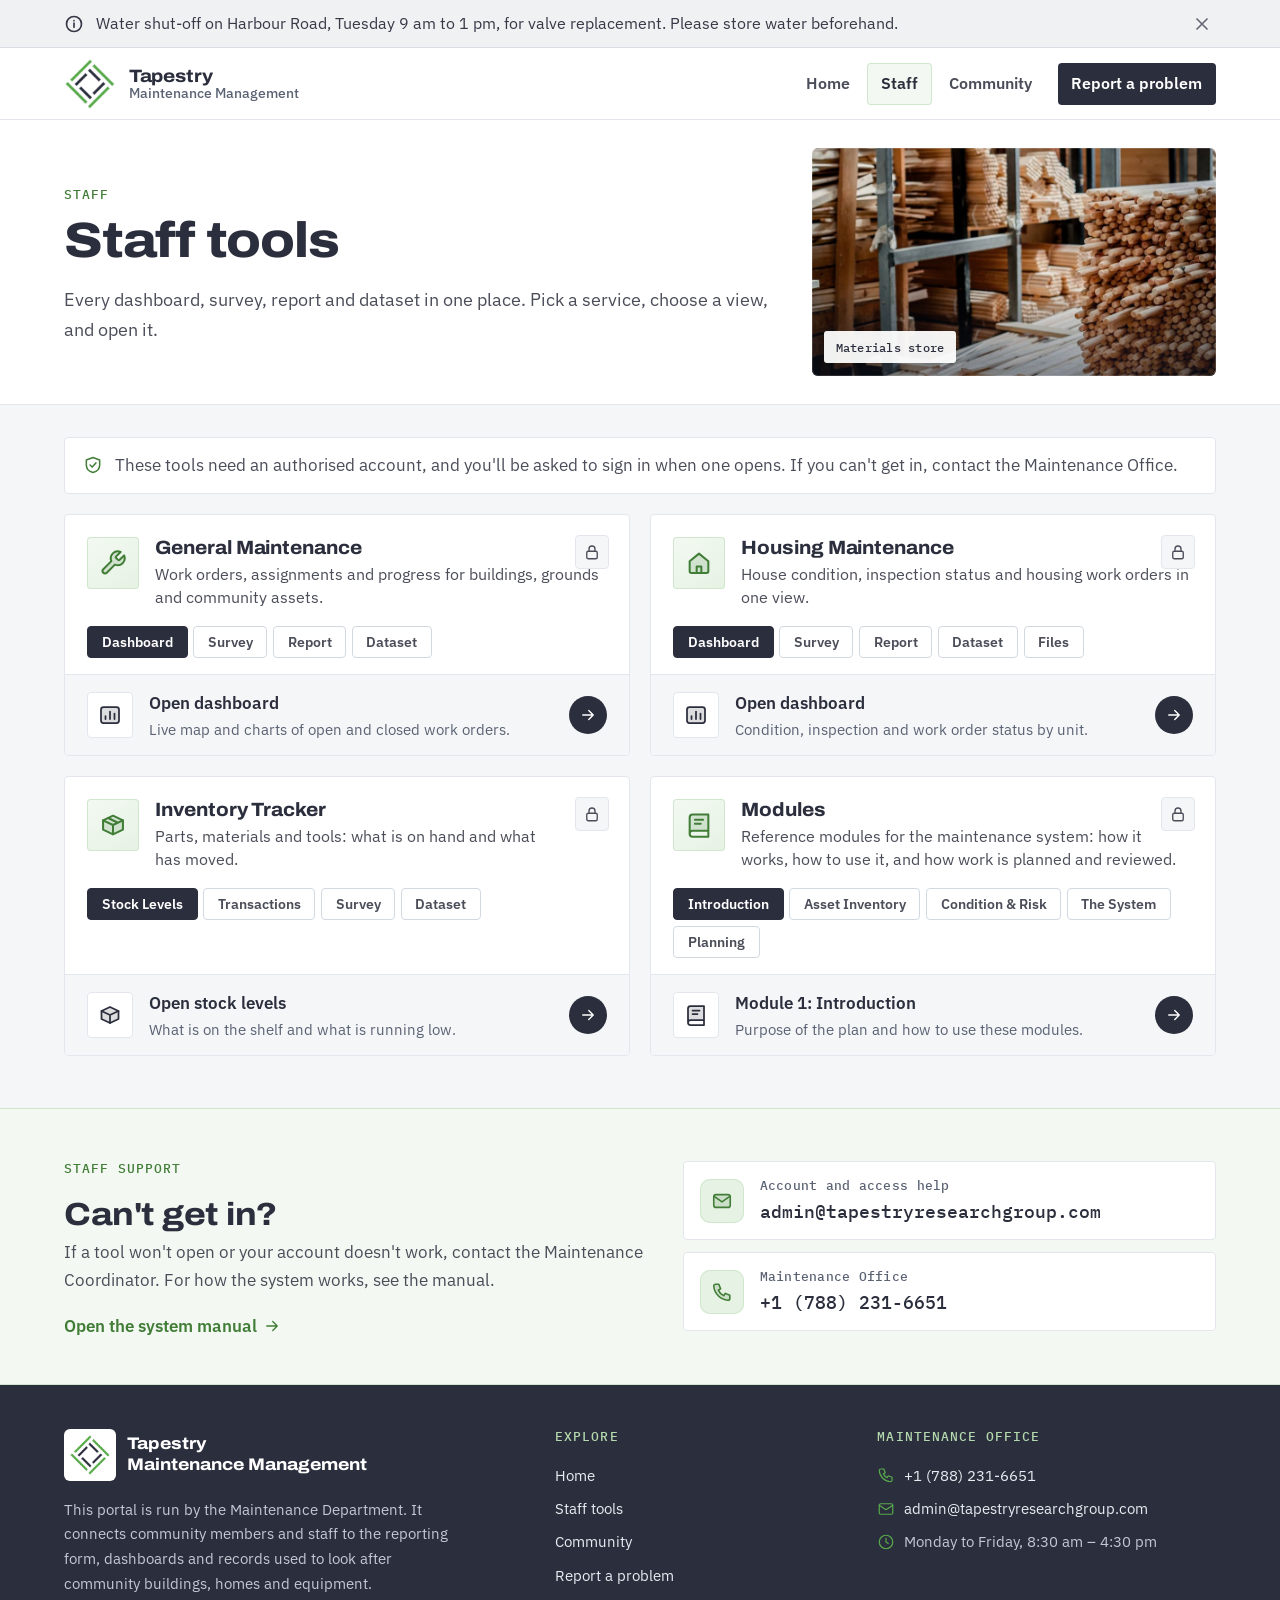
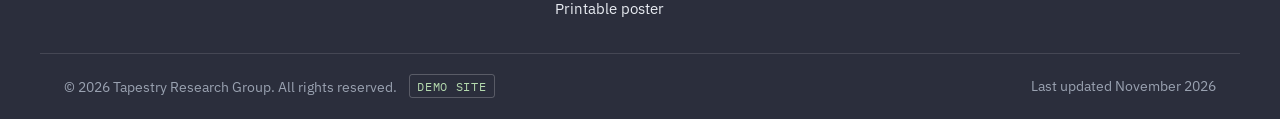
<file: staff.html>
<!DOCTYPE html>
<html lang="en-CA">
<head>
  <meta charset="utf-8">
  <meta name="viewport" content="width=device-width, initial-scale=1">
  <title>Staff Tools | Tapestry Maintenance Management</title>
  <meta name="description" content="Dashboards, surveys, reports and records for maintenance staff.">
  <meta name="theme-color" content="#2b2e3c">
  <meta property="og:type" content="website">
  <meta property="og:title" content="Staff Tools | Tapestry Maintenance Management">
  <meta property="og:description" content="Dashboards, surveys, reports and records for maintenance staff.">
  <meta property="og:image" content="https://demo.jamesspooner.org/images/og.png">
  <meta property="og:url" content="https://demo.jamesspooner.org/staff.html">
  <meta name="twitter:card" content="summary_large_image">
  <link rel="preload" href="fonts/archivo-latin-standard-normal.woff2" as="font" type="font/woff2" crossorigin>
  <link rel="preload" href="fonts/ibm-plex-sans-latin-400-normal.woff2" as="font" type="font/woff2" crossorigin>
  <link rel="stylesheet" href="css/fonts.css?v=2">
  <link rel="icon" type="image/svg+xml" href="images/favicon.svg">
  <link rel="icon" type="image/png" sizes="32x32" href="images/favicon-32.png">
  <link rel="apple-touch-icon" href="images/apple-touch-icon.png">
  <link rel="manifest" href="manifest.webmanifest">
  <meta name="apple-mobile-web-app-capable" content="yes">
  <meta name="apple-mobile-web-app-title" content="Maintenance">
  <link rel="stylesheet" href="css/style.css?v=5">
  <script src="js/config.js?v=12"></script>
  <script src="js/brand.js?v=2"></script>
</head>
<body>
<a class="skip" href="#main">Skip to content</a>
<div id="notice" class="notice" role="status" hidden>
  <div class="wrap"><svg class="icon" viewBox="0 0 24 24" width="20" height="20" fill="none" stroke="currentColor" stroke-width="2" stroke-linecap="round" stroke-linejoin="round" aria-hidden="true"><circle cx="12" cy="12" r="9"/><path d="M12 11v5M12 8v.01"/></svg><span class="notice-text"></span><button class="notice-toggle" type="button" aria-expanded="false">More</button><a class="notice-more" href="#">More details</a><button class="notice-close" type="button" aria-label="Close notice"><svg class="icon" viewBox="0 0 24 24" width="18" height="18" fill="none" stroke="currentColor" stroke-width="2" stroke-linecap="round" stroke-linejoin="round" aria-hidden="true"><path d="M6 6l12 12M18 6L6 18"/></svg></button></div>
</div>
<header class="site-header">
  <div class="header-inner">
    <a class="brand" href="index.html"><span class="logo-slot" data-logo><span>Nation's<br>logo</span></span><span class="brand-text"><strong data-site="community">Tapestry</strong><small data-site="siteName">Maintenance Management</small></span></a>
    <nav class="nav" id="site-nav" aria-label="Main">
      <a href="index.html">Home</a><a href="staff.html" aria-current="page">Staff</a><a href="community.html">Community</a>
      <a class="nav-report" href="community.html">Report a problem</a>
    </nav>
    <button class="nav-toggle" aria-controls="site-nav" aria-expanded="false"><svg class="icon" viewBox="0 0 24 24" width="20" height="20" fill="none" stroke="currentColor" stroke-width="2" stroke-linecap="round" stroke-linejoin="round" aria-hidden="true"><path d="M4 7h16M4 12h16M4 17h16"/></svg>Menu</button>
  </div>
</header>
<main id="main">
<section class="page-head">
  <div class="wrap">
    <div>
      <p class="kicker">Staff</p>
      <h1>Staff tools</h1>
      <p class="lead">Every dashboard, survey, report and dataset in one place. Pick a service, choose a view, and open it.</p>
    </div>
    <figure class="page-photo"><img data-photo="staff-header" src="images/staff-header.jpg" alt="" width="900" height="600"><figcaption class="photo-tag photo-cap"></figcaption></figure>
  </div>
</section>
<section class="section tight">
  <div class="wrap">
    <p class="signin-note"><svg class="icon" viewBox="0 0 24 24" width="18" height="18" fill="none" stroke="currentColor" stroke-width="1.8" stroke-linecap="round" stroke-linejoin="round" aria-hidden="true"><path d="M12 3l8 3v6c0 4.5-3.4 8-8 9-4.6-1-8-4.5-8-9V6z"/><path d="M8.5 12l2.5 2.5 4.5-5"/></svg><span>These tools need an authorised account, and you'll be asked to sign in when one opens. If you can't get in, contact the <span data-site="officeLabel">Maintenance Office</span>.</span></p>
    <h2 class="sr-only">Services</h2>
    <div class="tool-grid" id="service-grid">
      <noscript><p>Turn on JavaScript to see the staff tools.</p></noscript>
    </div>
  </div>
</section>
<section class="section contact-section">
  <div class="wrap">
    <div class="contact-panel" data-reveal>
      <div>
        <p class="kicker">Staff support</p>
        <h2>Can't get in?</h2>
        <p>If a tool won't open or your account doesn't work, contact <span data-help="name">the system administrator</span>. For how the system works, see the manual.</p>
        <a class="more" href="#" data-help="manual">Open the system manual <svg class="icon" viewBox="0 0 24 24" width="18" height="18" fill="none" stroke="currentColor" stroke-width="1.8" stroke-linecap="round" stroke-linejoin="round" aria-hidden="true"><path d="M5 12h14M13 6l6 6-6 6"/></svg></a>
      </div>
      <div class="contact-list">
        <a class="call" href="#" data-help="email"><span class="badge"><svg class="icon duo" viewBox="0 0 24 24" width="22" height="22" fill="none" stroke="currentColor" stroke-width="1.75" stroke-linecap="round" stroke-linejoin="round" aria-hidden="true"><g class="duo-fill" fill="currentColor" stroke="none"><rect x="3" y="5" width="18" height="14" rx="2.5"/></g><rect x="3" y="5" width="18" height="14" rx="2.5"/><path d="M3.5 7l8.5 6 8.5-6"/></svg></span><span><small>Account and access help</small><b class="mail-text">admin@example.org</b></span></a>
        <a class="call" href="#" data-tel="officePhone"><span class="badge"><svg class="icon duo" viewBox="0 0 24 24" width="22" height="22" fill="none" stroke="currentColor" stroke-width="1.75" stroke-linecap="round" stroke-linejoin="round" aria-hidden="true"><g class="duo-fill" fill="currentColor" stroke="none"><path d="M5 3.5h3.5l2 5-2.5 1.5a11 11 0 0 0 6 6l1.5-2.5 5 2V19a2 2 0 0 1-2 2A17 17 0 0 1 3 5.5a2 2 0 0 1 2-2z"/></g><path d="M5 3.5h3.5l2 5-2.5 1.5a11 11 0 0 0 6 6l1.5-2.5 5 2V19a2 2 0 0 1-2 2A17 17 0 0 1 3 5.5a2 2 0 0 1 2-2z"/></svg></span><span><small data-site="officeLabel">Maintenance Office</small><b class="tel-num">000-000-0000</b></span></a>
      </div>
    </div>
  </div>
</section>
</main>
<footer class="site-footer">
  <div class="wrap footer-grid">
    <div class="footer-about">
      <div class="footer-brand"><span class="logo-slot sm" data-logo><span>Nation's<br>logo</span></span><strong><span data-site="community">Tapestry</span><br><span data-site="siteName">Maintenance Management</span></strong></div>
      <p data-site="about">About this portal.</p>
    </div>
    <nav class="footer-nav" aria-label="Footer">
      <h2>Explore</h2>
      <a href="index.html">Home</a>
      <a href="staff.html">Staff tools</a>
      <a href="community.html">Community</a>
      <a href="community.html">Report a problem</a>
      <a href="poster.html">Printable poster</a>
    </nav>
    <div class="footer-contact">
      <h2 data-site="officeLabel">Maintenance Office</h2>
      <a href="#" data-tel="officePhone"><svg class="icon" viewBox="0 0 24 24" width="20" height="20" fill="none" stroke="currentColor" stroke-width="1.6" stroke-linecap="round" stroke-linejoin="round" aria-hidden="true"><path d="M5 4h4l2 5-2.5 1.5a11 11 0 0 0 5 5L15 13l5 2v4a2 2 0 0 1-2 2A16 16 0 0 1 3 6a2 2 0 0 1 2-2z"/></svg><span class="tel-num">000-000-0000</span></a>
      <a href="#" data-mail="officeEmail"><svg class="icon" viewBox="0 0 24 24" width="20" height="20" fill="none" stroke="currentColor" stroke-width="1.6" stroke-linecap="round" stroke-linejoin="round" aria-hidden="true"><rect x="3" y="5" width="18" height="14" rx="2"/><path d="M3 7l9 6 9-6"/></svg><span class="mail-text">maintenance@example.org</span></a>
      <span class="row"><svg class="icon" viewBox="0 0 24 24" width="20" height="20" fill="none" stroke="currentColor" stroke-width="1.6" stroke-linecap="round" stroke-linejoin="round" aria-hidden="true"><circle cx="12" cy="12" r="9"/><path d="M12 7v5l3 2"/></svg><span data-site="officeHours">Office hours</span></span>
    </div>
  </div>
  <div class="wrap footer-base">
    <span>&copy; <span data-year>2026</span> <span data-site="nation">Tapestry Research Group</span>. All rights reserved.</span>
    <span>Last updated <span data-site="lastUpdated">2026</span></span>
  </div>
</footer>
<script src="js/main.js?v=8"></script>
</body>
</html>
</file>
<file: css/fonts.css>
/* Self-hosted fonts (SIL Open Font License 1.1).
   Archivo (headings, variable width and weight), IBM Plex Sans (text), IBM Plex Mono (labels, numbers, captions).
   Latin-ext files load only when a page uses those characters, e.g. a greeting in the Nation's language. */
@font-face{font-family:"Archivo";font-style:normal;font-display:swap;font-weight:100 900;font-stretch:62% 125%;src:url("../fonts/archivo-latin-ext-standard-normal.woff2") format("woff2-variations"),url("../fonts/archivo-latin-ext-standard-normal.woff2") format("woff2");unicode-range:U+0100-02BA,U+02BD-02C5,U+02C7-02CC,U+02CE-02D7,U+02DD-02FF,U+0304,U+0308,U+0329,U+1D00-1DBF,U+1E00-1E9F,U+1EF2-1EFF,U+2020,U+20A0-20AB,U+20AD-20C0,U+2113,U+2C60-2C7F,U+A720-A7FF;}
@font-face{font-family:"Archivo";font-style:normal;font-display:swap;font-weight:100 900;font-stretch:62% 125%;src:url("../fonts/archivo-latin-standard-normal.woff2") format("woff2-variations"),url("../fonts/archivo-latin-standard-normal.woff2") format("woff2");unicode-range:U+0000-00FF,U+0131,U+0152-0153,U+02BB-02BC,U+02C6,U+02DA,U+02DC,U+0304,U+0308,U+0329,U+2000-206F,U+20AC,U+2122,U+2191,U+2193,U+2212,U+2215,U+FEFF,U+FFFD;}
@font-face{font-family:"IBM Plex Sans";font-style:normal;font-display:swap;font-weight:400;src:url("../fonts/ibm-plex-sans-latin-ext-400-normal.woff2") format("woff2");unicode-range:U+0100-02BA,U+02BD-02C5,U+02C7-02CC,U+02CE-02D7,U+02DD-02FF,U+0304,U+0308,U+0329,U+1D00-1DBF,U+1E00-1E9F,U+1EF2-1EFF,U+2020,U+20A0-20AB,U+20AD-20C0,U+2113,U+2C60-2C7F,U+A720-A7FF;}
@font-face{font-family:"IBM Plex Sans";font-style:normal;font-display:swap;font-weight:400;src:url("../fonts/ibm-plex-sans-latin-400-normal.woff2") format("woff2");unicode-range:U+0000-00FF,U+0131,U+0152-0153,U+02BB-02BC,U+02C6,U+02DA,U+02DC,U+0304,U+0308,U+0329,U+2000-206F,U+20AC,U+2122,U+2191,U+2193,U+2212,U+2215,U+FEFF,U+FFFD;}
@font-face{font-family:"IBM Plex Sans";font-style:normal;font-display:swap;font-weight:500;src:url("../fonts/ibm-plex-sans-latin-ext-500-normal.woff2") format("woff2");unicode-range:U+0100-02BA,U+02BD-02C5,U+02C7-02CC,U+02CE-02D7,U+02DD-02FF,U+0304,U+0308,U+0329,U+1D00-1DBF,U+1E00-1E9F,U+1EF2-1EFF,U+2020,U+20A0-20AB,U+20AD-20C0,U+2113,U+2C60-2C7F,U+A720-A7FF;}
@font-face{font-family:"IBM Plex Sans";font-style:normal;font-display:swap;font-weight:500;src:url("../fonts/ibm-plex-sans-latin-500-normal.woff2") format("woff2");unicode-range:U+0000-00FF,U+0131,U+0152-0153,U+02BB-02BC,U+02C6,U+02DA,U+02DC,U+0304,U+0308,U+0329,U+2000-206F,U+20AC,U+2122,U+2191,U+2193,U+2212,U+2215,U+FEFF,U+FFFD;}
@font-face{font-family:"IBM Plex Sans";font-style:normal;font-display:swap;font-weight:600;src:url("../fonts/ibm-plex-sans-latin-ext-600-normal.woff2") format("woff2");unicode-range:U+0100-02BA,U+02BD-02C5,U+02C7-02CC,U+02CE-02D7,U+02DD-02FF,U+0304,U+0308,U+0329,U+1D00-1DBF,U+1E00-1E9F,U+1EF2-1EFF,U+2020,U+20A0-20AB,U+20AD-20C0,U+2113,U+2C60-2C7F,U+A720-A7FF;}
@font-face{font-family:"IBM Plex Sans";font-style:normal;font-display:swap;font-weight:600;src:url("../fonts/ibm-plex-sans-latin-600-normal.woff2") format("woff2");unicode-range:U+0000-00FF,U+0131,U+0152-0153,U+02BB-02BC,U+02C6,U+02DA,U+02DC,U+0304,U+0308,U+0329,U+2000-206F,U+20AC,U+2122,U+2191,U+2193,U+2212,U+2215,U+FEFF,U+FFFD;}
@font-face{font-family:"IBM Plex Mono";font-style:normal;font-display:swap;font-weight:400;src:url("../fonts/ibm-plex-mono-latin-400-normal.woff2") format("woff2");unicode-range:U+0000-00FF,U+0131,U+0152-0153,U+02BB-02BC,U+02C6,U+02DA,U+02DC,U+0304,U+0308,U+0329,U+2000-206F,U+20AC,U+2122,U+2191,U+2193,U+2212,U+2215,U+FEFF,U+FFFD;}
@font-face{font-family:"IBM Plex Mono";font-style:normal;font-display:swap;font-weight:500;src:url("../fonts/ibm-plex-mono-latin-500-normal.woff2") format("woff2");unicode-range:U+0000-00FF,U+0131,U+0152-0153,U+02BB-02BC,U+02C6,U+02DA,U+02DC,U+0304,U+0308,U+0329,U+2000-206F,U+20AC,U+2122,U+2191,U+2193,U+2212,U+2215,U+FEFF,U+FFFD;}
</file>
<file: css/style.css>
/* Maintenance Management portal
   Palette: Tapestry slate + green by default. Set brand.primary and brand.accent in js/config.js to change it. */
:root{
  --navy:#2b2e3c; --navy-2:#383b48; --navy-soft:#4b4d59;
  /* Brand colours. These defaults are overwritten by brand.accent and brand.primary in js/config.js */
  --navy-hover:#404350;
  --green:#58aa4b; --green-deep:#417d37; --green-hover:#396e30; --green-ink:#2f5c28;
  --green-tint:#e6f2e4; --green-mist:#f3f9f2; --green-line:#d0e7cd; --green-light:#b4d9ae; --green-glow:rgba(65,125,55,.35);
  --bg:#f5f6f8; --surface:#ffffff; --ink:#1a1f2b; --muted:#5a6273; --line:#e3e7ed; --line-2:#d2d8e1;
  --info:#363946; --info-bg:#eff1f3; --info-line:#d9dce2;
  --amber:#8a5a00; --amber-bg:#fff4dc; --amber-line:#f0d08a;
  --red:#a33a1c; --red-bg:#fcebe5; --red-line:#efbfae;
  --head:"Archivo","Arial Narrow",system-ui,sans-serif;
  --body:"IBM Plex Sans",system-ui,-apple-system,"Segoe UI",sans-serif;
  --mono:"IBM Plex Mono",ui-monospace,"SFMono-Regular",Menlo,Consolas,monospace;
  --r:14px; --r-sm:8px;
  --shadow:0 1px 2px rgba(27,30,39,.04),0 6px 20px rgba(27,30,39,.06);
  --shadow-lift:0 2px 6px rgba(27,30,39,.06),0 18px 40px rgba(27,30,39,.12);
}
*,*::before,*::after{box-sizing:border-box}
html{scroll-behavior:smooth;scroll-padding-top:5.5rem}
body{min-height:100vh;display:flex;flex-direction:column;margin:0;background:var(--bg);color:var(--ink);font:400 1.0625rem/1.65 var(--body);-webkit-font-smoothing:antialiased}
h1,h2,h3{font-family:var(--head);line-height:1.15;margin:0 0 .5em;font-weight:700;color:var(--navy);letter-spacing:-.02em}
h1{font-size:clamp(2rem,4vw,3rem);font-weight:800;letter-spacing:-.03em}
h2{font-size:clamp(1.55rem,2.8vw,2rem)}
h3{font-size:1.2rem;letter-spacing:-.01em}
p{margin:0 0 1em;max-width:66ch}
a{color:var(--green-deep);text-underline-offset:3px}
img{max-width:100%;display:block}
:focus-visible{outline:3px solid var(--green);outline-offset:3px;border-radius:4px}
.icon{flex:none;display:inline-block;vertical-align:middle}
.skip{position:absolute;left:-999px;top:0;background:var(--navy);color:#fff;padding:.6rem 1rem;z-index:60;border-radius:0 0 6px 0}
.skip:focus{left:0}
[hidden]{display:none!important}

/* Duotone icons: soft tint behind the line work */
.duo .duo-fill{opacity:.16}
.btn .duo .duo-fill,.tool-panel:hover .duo .duo-fill{opacity:.2}

/* Logo placeholder (swapped for the real logo when config.logo is set) */
.logo-slot{display:grid;place-items:center;width:58px;height:46px;flex:none;border:1.5px dashed #a8b1bf;border-radius:10px;background:repeating-linear-gradient(135deg,#f1f3f7 0 6px,#fff 6px 12px);color:var(--muted);font:700 .56rem/1.1 var(--body);text-transform:uppercase;letter-spacing:.04em;text-align:center}
.logo-slot.sm{width:54px;height:42px;border-color:rgba(255,255,255,.35);background:rgba(255,255,255,.06);color:#c3c9d4}
.logo-img{height:46px;width:auto;max-width:120px;flex:none;object-fit:contain}
.logo-img.sm{height:42px;background:#fff;border-radius:10px;padding:3px}

/* Notice banner */
.notice{font-size:.98rem;border-bottom:1px solid}
.notice .wrap{display:flex;align-items:center;gap:.75rem;padding-top:.6rem;padding-bottom:.6rem}
.notice .icon{width:20px;height:20px}
.notice-text{flex:1}
.notice-more{font-weight:600;white-space:nowrap;color:inherit}
.notice-close{background:none;border:0;color:inherit;cursor:pointer;padding:.25rem;border-radius:6px;display:grid;place-items:center;opacity:.75}
.notice-close:hover{opacity:1;background:rgba(0,0,0,.06)}
.notice-info{background:var(--info-bg);color:var(--info);border-color:var(--info-line)}
.notice-warning{background:var(--amber-bg);color:var(--amber);border-color:var(--amber-line)}
.notice-alert{background:var(--red-bg);color:var(--red);border-color:var(--red-line)}

/* Header */
.site-header{background:rgba(255,255,255,.97);backdrop-filter:saturate(1.4) blur(8px);position:sticky;top:0;z-index:30;border-bottom:1px solid var(--line)}
.header-inner{max-width:1200px;margin:0 auto;padding:.6rem 1.5rem;display:grid;grid-template-columns:auto 1fr;column-gap:1rem;align-items:center}
.brand{display:flex;align-items:center;gap:.75rem;color:var(--navy);text-decoration:none;line-height:1.15}

.brand-text{display:flex;flex-direction:column}
.brand-text strong{font-family:var(--head);font-weight:800;font-size:1.12rem;letter-spacing:-.01em}
.brand-text small{font-size:.86rem;color:var(--muted);font-weight:500}
.nav{display:flex;gap:.25rem;justify-content:flex-end;align-items:center}
.nav a{white-space:nowrap;color:var(--navy-soft);text-decoration:none;padding:.5rem .85rem;border-radius:var(--r-sm);font-weight:600;font-size:.98rem}
.nav a:hover{background:var(--bg);color:var(--navy)}
.nav a[aria-current="page"]{color:var(--navy);background:var(--green-mist);box-shadow:inset 0 0 0 1px var(--green-line)}
.nav .nav-report{background:var(--navy);color:#fff;margin-left:.5rem;box-shadow:none}
.nav .nav-report:hover{background:var(--navy-hover);color:#fff}
.nav-toggle{display:none;justify-self:end;align-items:center;gap:.4rem;background:#fff;border:1px solid var(--line-2);color:var(--navy);padding:.45rem .8rem;border-radius:var(--r-sm);font:inherit;font-weight:600;cursor:pointer}
.nav-toggle .icon{width:20px;height:20px}

/* Layout */
main{flex:1;display:flex;flex-direction:column}
.wrap{max-width:1200px;width:100%;margin:0 auto;padding:0 1.5rem}
.section{padding:3.25rem 0}
.section.tight{padding-top:2rem}
.surface{background:var(--surface);border-top:1px solid var(--line);border-bottom:1px solid var(--line)}
.section-head{margin-bottom:1.5rem;max-width:44rem}
.section-head h2{margin-bottom:.3em}
.section-head p:last-child{color:var(--muted);font-size:1.05rem;margin:0}
.kicker{display:inline-block;margin:0 0 .6rem;font-size:.82rem;font-weight:700;letter-spacing:.08em;text-transform:uppercase;color:var(--green-deep)}

/* Buttons */
.btn{display:inline-flex;align-items:center;justify-content:center;gap:.55rem;background:var(--navy);color:#fff;padding:.8rem 1.35rem;border-radius:var(--r-sm);text-decoration:none;font:600 1rem/1.2 var(--body);border:1px solid transparent;cursor:pointer;position:relative;transition:background .15s,transform .15s,box-shadow .15s}
.btn:hover{background:var(--navy-hover);transform:translateY(-1px)}
.btn .icon{width:20px;height:20px}
.btn-green{background:var(--green-deep)}
.btn-green:hover{background:var(--green-hover)}
.btn-outline{background:#fff;color:var(--navy);border-color:var(--line-2)}
.btn-outline:hover{background:var(--bg);border-color:var(--navy-soft)}
.btn-lg{padding:1rem 1.6rem;font-size:1.06rem}

/* "Link coming soon" note for placeholder links */
.soon{position:absolute;left:50%;bottom:calc(100% + 8px);transform:translateX(-50%);white-space:nowrap;background:var(--navy);color:#fff;font:600 .82rem/1.2 var(--body);padding:.4rem .7rem;border-radius:6px;pointer-events:none;z-index:5}
a:has(.soon){position:relative}

/* Home hero: split layout */
.hero{background:var(--surface);border-bottom:1px solid var(--line)}
.hero-grid{display:grid;grid-template-columns:1.1fr 1fr;gap:2.75rem;align-items:center;padding-top:2.5rem;padding-bottom:2.5rem}
.greeting{font-family:var(--head);font-weight:600;font-size:1.05rem;color:var(--green-deep);margin:0 0 .35rem}
.hero .lead{font-size:1.15rem;line-height:1.6;color:var(--navy-soft);margin:0 0 1.5rem;max-width:34em}
.hero h1 .accent{display:block;color:var(--green-deep)}
.hero-actions{display:flex;flex-wrap:wrap;gap:.75rem}
.hero-meta{display:flex;flex-wrap:wrap;gap:.6rem 1.25rem;margin:1.5rem 0 0;padding:1.25rem 0 0;border-top:1px solid var(--line);list-style:none;color:var(--navy-soft);font-size:.93rem;font-weight:500}
.hero-meta li{display:flex;align-items:center;gap:.5rem}
.mi{display:grid;place-items:center;width:32px;height:32px;border-radius:9px;background:var(--green-mist);color:var(--green-deep);box-shadow:inset 0 0 0 1px var(--green-line)}
.hero-photo{position:relative;aspect-ratio:4/3;border-radius:20px;overflow:hidden;background:var(--navy);box-shadow:var(--shadow-lift)}
.hero-photo .slide{position:absolute;inset:0;width:100%;height:100%;object-fit:cover;opacity:0;transform:scale(1.04);transition:opacity 1.6s ease-in-out,transform 8s linear}
.hero-photo .slide.active{opacity:1;transform:scale(1)}
.hero-photo::after{content:"";position:absolute;inset:auto 0 0 0;height:45%;background:linear-gradient(to top,rgba(27,30,39,.55),transparent);pointer-events:none}
.photo-tag{position:absolute;left:1rem;bottom:1rem;z-index:2;display:inline-flex;align-items:center;gap:.4rem;background:rgba(255,255,255,.94);color:var(--navy);font-size:.85rem;font-weight:600;padding:.4rem .75rem;border-radius:999px}
.photo-tag .icon{width:16px;height:16px;color:var(--green-deep)}

/* Safety tip strip */
.tipbar{background:var(--navy);color:#e8ecf2}
.tipbar .wrap{display:flex;align-items:center;gap:1rem;padding-top:.7rem;padding-bottom:.7rem}
.ticker-label{flex:none;display:inline-flex;align-items:center;gap:.4rem;font-size:.8rem;font-weight:700;letter-spacing:.08em;text-transform:uppercase;color:var(--green-light)}
.ticker-label .icon{width:17px;height:17px}
.ticker-text{font-weight:500;transition:opacity .4s,transform .4s}
.ticker-text.out{opacity:0;transform:translateY(5px)}
.tipcard{display:flex;align-items:center;gap:1rem;padding:.85rem 1.2rem;background:var(--navy);color:#e8ecf2;border-radius:var(--r);margin:0 0 1.25rem}

/* Inner page header (light, with a framed photo) */
.page-head{background:var(--surface);border-bottom:1px solid var(--line)}
.page-head .wrap{display:grid;grid-template-columns:1.4fr .8fr;gap:2.5rem;align-items:center;padding-top:1.75rem;padding-bottom:1.75rem}
.crumbs{display:flex;gap:.4rem;align-items:center;font-size:.9rem;color:var(--muted);margin:0 0 .6rem;padding:0;list-style:none}
.crumbs a{color:var(--muted);text-decoration:none}
.crumbs a:hover{color:var(--navy);text-decoration:underline}
.crumbs li+li::before{content:"/";margin-right:.4rem;color:var(--line-2)}
.page-head h1{margin-bottom:.35em}
.page-head .lead{font-size:1.15rem;color:var(--navy-soft);margin:0}
.page-photo{border-radius:16px;overflow:hidden;aspect-ratio:16/9;box-shadow:var(--shadow)}
.page-photo img{width:100%;height:100%;object-fit:cover}

/* Home: door cards with photos */
.door-grid{display:grid;grid-template-columns:repeat(2,1fr);gap:1.25rem}
.door{display:flex;flex-direction:column;background:var(--surface);border:1px solid var(--line);border-radius:var(--r);overflow:hidden;text-decoration:none;color:var(--ink);box-shadow:var(--shadow);transition:transform .2s,box-shadow .2s,border-color .2s}
.door:hover{transform:translateY(-4px);box-shadow:var(--shadow-lift);border-color:var(--line-2)}
.door-photo{position:relative;aspect-ratio:12/5;overflow:hidden;background:var(--navy)}
.door-photo img{width:100%;height:100%;object-fit:cover;transition:transform .6s ease}
.door:hover .door-photo img{transform:scale(1.04)}
.door-photo .pill{position:absolute;top:1rem;left:1rem}
.door-body{display:flex;flex-direction:column;flex:1;padding:1.25rem 1.5rem 1.25rem}
.door h3{font-size:1.35rem;margin-bottom:.3rem}
.door p{color:var(--navy-soft);margin-bottom:1rem}
.door-cta{margin-top:auto;display:flex;align-items:center;justify-content:space-between;padding-top:.9rem;border-top:1px solid var(--line);font-weight:600;color:var(--navy)}
.door-cta .arrow{display:grid;place-items:center;width:38px;height:38px;border-radius:50%;background:var(--green-mist);color:var(--green-deep);transition:background .2s,color .2s,transform .2s}
.door:hover .door-cta .arrow{background:var(--navy);color:#fff;transform:translateX(3px)}
.pill{display:inline-flex;align-items:center;gap:.35rem;font-size:.8rem;font-weight:700;padding:.35rem .7rem;border-radius:999px;background:#fff;color:var(--green-deep);box-shadow:0 2px 8px rgba(27,30,39,.15)}
.pill.locked{color:var(--navy)}
.pill .icon{width:15px;height:15px}

/* Contact panel */
.contact-panel{display:grid;grid-template-columns:1.1fr 1fr;gap:2rem;align-items:center;background:var(--surface);border:1px solid var(--line);border-radius:var(--r);padding:1.75rem 2rem;box-shadow:var(--shadow)}
.contact-panel h2{margin-bottom:.35rem}
.contact-panel p{color:var(--navy-soft);margin:0 0 1.1rem}
.contact-list{display:grid;gap:.75rem}
.call{display:flex;align-items:center;gap:1rem;padding:.8rem 1rem;border-radius:12px;border:1px solid var(--line);background:var(--bg);color:var(--navy);text-decoration:none;transition:border-color .15s,background .15s}
.call:hover{border-color:var(--line-2);background:#fff}
.call .badge{display:grid;place-items:center;width:44px;height:44px;border-radius:10px;background:var(--green-tint);color:var(--green-deep);flex:none}
.call .badge{box-shadow:inset 0 0 0 1px var(--green-line)}
.call small{display:block;font-size:.85rem;font-weight:600;color:var(--muted)}
.call b{font-family:var(--head);font-size:1.2rem;font-weight:700;letter-spacing:-.01em}
.call.urgent{background:var(--red-bg);border-color:var(--red-line)}
.call.urgent .badge{background:#fff;color:var(--red)}
.call.urgent small{color:var(--red)}

/* Staff: service tool cards with view tabs */
.signin-note{display:flex;gap:.8rem;align-items:flex-start;padding:.85rem 1.1rem;background:var(--surface);border:1px solid var(--line);border-radius:var(--r-sm);color:var(--navy-soft);margin:0 0 1.25rem;max-width:none}
.signin-note .icon{color:var(--green-deep);margin-top:.2rem;width:20px;height:20px}
.jump{display:flex;flex-wrap:wrap;gap:.5rem;margin-bottom:1.25rem}
.jump a{padding:.45rem .95rem;border:1px solid var(--line-2);border-radius:999px;background:#fff;color:var(--navy);text-decoration:none;font-weight:600;font-size:.95rem}
.jump a:hover{border-color:var(--navy-soft)}
.tool-grid{display:grid;grid-template-columns:repeat(2,1fr);gap:1.25rem}
.tool-card{display:flex;flex-direction:column;background:var(--surface);border:1px solid var(--line);border-radius:var(--r);box-shadow:var(--shadow);overflow:hidden}
.tool-head{position:relative;display:grid;grid-template-columns:auto 1fr;gap:1rem;align-items:start;padding:1.35rem 1.4rem 1rem}
.tool-head h3{font-size:1.2rem;margin-bottom:.25rem;padding-right:2.5rem}
.svc-icon{display:grid;place-items:center;width:52px;height:52px;border-radius:14px;background:linear-gradient(145deg,var(--green-mist),var(--green-tint));color:var(--green-deep);box-shadow:inset 0 0 0 1px var(--green-line),0 4px 10px -4px var(--green-glow)}
.tool-head p{margin:0;color:var(--navy-soft);font-size:.98rem;line-height:1.5}
.lock{position:absolute;top:1.25rem;right:1.25rem;display:grid;place-items:center;width:34px;height:34px;border-radius:50%;background:var(--bg);border:1px solid var(--line);color:var(--navy-soft)}
.tool-tabs{display:flex;flex-wrap:wrap;gap:.35rem;padding:0 1.4rem 1rem}
.tool-tabs button{font:600 .9rem/1.2 var(--body);color:var(--navy-soft);background:#fff;border:1px solid var(--line-2);border-radius:999px;padding:.4rem .85rem;cursor:pointer}
.tool-tabs button:hover{border-color:var(--navy-soft)}
.tool-tabs button[aria-selected="true"]{background:var(--navy);border-color:var(--navy);color:#fff}
.tool-panel{display:flex;align-items:center;gap:1rem;margin-top:auto;padding:.95rem 1.4rem;background:var(--bg);border-top:1px solid var(--line);text-decoration:none;color:var(--navy);transition:background .15s}
.tool-panel:hover{background:var(--green-mist)}
.icon-badge{display:grid;place-items:center;width:46px;height:46px;border-radius:12px;background:#fff;border:1px solid var(--line);color:var(--navy);flex:none}
.tool-copy{flex:1}
.tool-copy strong{display:block;font-family:var(--head);font-size:1.05rem}
.tool-copy span{display:block;color:var(--muted);font-size:.96rem;line-height:1.45}
.go{display:grid;place-items:center;width:38px;height:38px;border-radius:50%;background:var(--navy);color:#fff;flex:none;transition:transform .15s}
.tool-panel:hover .go{transform:translateX(3px)}

/* Community */
.report-panel{display:grid;grid-template-columns:1.3fr 1fr;gap:2rem;align-items:start}
.report-card{background:var(--surface);border:1px solid var(--line);border-radius:var(--r);padding:1.6rem 1.75rem;box-shadow:var(--shadow)}
.check{list-style:none;margin:0 0 1.4rem;padding:0;display:grid;gap:.55rem}
.check li{display:flex;gap:.7rem;align-items:flex-start}
.check .icon{color:var(--green-deep);margin-top:.1rem}
.urgent-box{background:var(--red-bg);border:1px solid var(--red-line);border-radius:var(--r);padding:1.5rem}
.urgent-box h3{color:var(--red);display:flex;align-items:center;gap:.5rem}
.urgent-box p{color:#5b3426;margin-bottom:1.1rem}
.urgent-box a{display:flex;align-items:center;gap:.6rem;font-weight:700;color:var(--red);text-decoration:none;font-size:1.05rem;padding:.35rem 0}
.urgent-box a:hover{text-decoration:underline}
.urgent-box .icon{width:20px;height:20px}
.steps{list-style:none;margin:0;padding:0;display:grid;grid-template-columns:repeat(4,1fr);gap:1.25rem;counter-reset:step}
.steps li{counter-increment:step;background:var(--bg);border:1px solid var(--line);border-radius:var(--r);padding:1.2rem 1.2rem}
.steps li::before{content:counter(step,decimal-leading-zero);display:block;font-family:var(--head);font-weight:800;font-size:1.35rem;color:var(--green-deep);margin-bottom:.35rem;letter-spacing:-.02em}
.steps h3{margin-bottom:.35rem;font-size:1.1rem}
.steps p{margin:0;font-size:.98rem;line-height:1.55;color:var(--navy-soft)}

/* Footer */
.site-footer{background:var(--navy);color:#c3c9d4;padding:2.75rem 0 1.25rem;font-size:.96rem}
.footer-grid{display:grid;grid-template-columns:1.6fr 1fr 1.2fr;gap:2.5rem;padding-bottom:1.75rem}
.footer-brand{display:flex;align-items:center;gap:.7rem;margin-bottom:1rem}

.footer-brand strong{font-family:var(--head);color:#fff;font-size:1.05rem;line-height:1.25}
.site-footer h2{font:700 .82rem/1.2 var(--body);letter-spacing:.08em;text-transform:uppercase;color:var(--green-light);margin:0 0 .9rem}
.site-footer p{margin:0;max-width:44ch;line-height:1.6}
.site-footer a{color:#e8ecf2;text-decoration:none}
.footer-nav a,.footer-contact a,.footer-contact span.row{display:flex;align-items:center;gap:.55rem;padding:.25rem 0}
.footer-contact .icon{width:18px;height:18px;color:var(--green)}
.site-footer a:hover{color:#fff;text-decoration:underline;text-decoration-color:var(--green)}
.footer-base{display:flex;flex-wrap:wrap;justify-content:space-between;gap:.5rem;border-top:1px solid rgba(255,255,255,.12);padding-top:1.25rem;font-size:.9rem;color:#9aa2b1}

/* Scroll reveal (added by main.js; content is visible without it) */
.reveal{opacity:0;transform:translateY(14px);transition:opacity .6s ease,transform .6s ease}
.reveal.in{opacity:1;transform:none}

/* Responsive */
@media (max-width:980px){
  .header-inner{grid-template-columns:1fr auto}
  .nav-toggle{display:inline-flex}
  .nav{display:none;grid-column:1/-1;flex-direction:column;align-items:stretch;padding-top:.75rem}
  .nav.open{display:flex}
  .nav .nav-report{margin:.4rem 0 0;text-align:center}
  .hero-grid,.page-head .wrap{grid-template-columns:1fr;gap:2rem}
  .hero-photo{aspect-ratio:16/9}
  .page-photo{display:none}
  .steps{grid-template-columns:repeat(2,1fr)}
  .contact-panel,.report-panel{grid-template-columns:1fr;gap:1.75rem}
  .tool-grid{grid-template-columns:1fr}
  .footer-grid{grid-template-columns:1fr 1fr}
  .footer-about{grid-column:1/-1}
}
@media (max-width:640px){
  .section{padding:3rem 0}
  .hero-grid{padding-top:2.25rem;padding-bottom:2.25rem}
  .hero-actions .btn{flex:1 1 100%}
  .door-grid,.steps,.footer-grid{grid-template-columns:1fr}
  .contact-panel,.report-card{padding:1.5rem}
  .tipbar .wrap,.tipcard{flex-direction:column;align-items:flex-start;gap:.35rem}
  .brand-text strong{font-size:1rem}
  .brand-text small{font-size:.8rem}
  .logo-slot{width:52px;height:40px}
  .notice .wrap{align-items:flex-start}
}
@media (prefers-reduced-motion:reduce){
  html{scroll-behavior:auto}
  .hero-photo .slide,.reveal,.door,.door-photo img,.btn,.ticker-text{transition:none}
  .reveal{opacity:1;transform:none}
}

/* Print: clean, ink-friendly pages (handy for posting the Community page) */
@media print{
  .site-header,.notice,.tipbar,.tipcard,.hero-photo,.page-photo,.door-photo,.site-footer,.nav-toggle,.btn{display:none!important}
  body{background:#fff;color:#000;font-size:11pt}
  .section,.hero-grid,.page-head .wrap{padding:1rem 0}
  .report-card,.urgent-box,.steps li,.door,.contact-panel{box-shadow:none;border:1px solid #999;break-inside:avoid}
  a[data-tel]::after{content:""}
  .reveal{opacity:1!important;transform:none!important}
}
.contact-section{padding-top:0}

/* Seasonal maintenance tips */
.season-grid{display:grid;grid-template-columns:repeat(4,1fr);gap:1rem}
.season{background:var(--surface);border:1px solid var(--line);border-radius:var(--r);padding:1.15rem 1.2rem 1.2rem;box-shadow:var(--shadow);position:relative}
.season header{display:flex;align-items:center;gap:.6rem;margin-bottom:.7rem}
.season h3{margin:0;font-size:1.08rem}
.season-icon{display:grid;place-items:center;width:40px;height:40px;border-radius:11px;background:var(--green-mist);color:var(--green-deep);box-shadow:inset 0 0 0 1px var(--green-line)}
.season ul{list-style:none;margin:0;padding:0;display:grid;gap:.45rem}
.season li{display:flex;gap:.45rem;align-items:flex-start;font-size:.95rem;line-height:1.45;color:var(--navy-soft)}
.season li .icon{color:var(--green-deep);margin-top:.2rem}
.season.now{border-color:var(--green);box-shadow:0 0 0 1px var(--green),var(--shadow-lift)}
.season.now .season-icon{background:var(--green-deep);color:#fff;box-shadow:none}
.season.now .season-icon .duo-fill{opacity:.25}
.now-tag{margin-left:auto;font-size:.72rem;font-weight:700;letter-spacing:.06em;text-transform:uppercase;color:var(--green-ink);background:var(--green-mist);border:1px solid var(--green-line);padding:.2rem .55rem;border-radius:999px;white-space:nowrap}

/* FAQ */
.faq-wrap{display:grid;grid-template-columns:.8fr 1.4fr;gap:2.5rem;align-items:start}
.faq-wrap .section-head{margin:0}
.faq-list{display:grid;gap:.6rem}
.faq-item{background:var(--surface);border:1px solid var(--line);border-radius:12px;overflow:hidden}
.faq-item[open]{border-color:var(--line-2);box-shadow:var(--shadow)}
.faq-item summary{list-style:none;cursor:pointer;display:flex;align-items:center;justify-content:space-between;gap:1rem;padding:.95rem 1.15rem;font-weight:600;color:var(--navy)}
.faq-item summary::-webkit-details-marker{display:none}
.faq-item summary:hover{background:var(--bg)}
.faq-sign{position:relative;width:22px;height:22px;border-radius:50%;background:var(--green-mist);flex:none}
.faq-sign::before,.faq-sign::after{content:"";position:absolute;left:50%;top:50%;width:10px;height:2px;margin:-1px 0 0 -5px;background:var(--green-deep);border-radius:2px;transition:transform .2s}
.faq-sign::after{transform:rotate(90deg)}
.faq-item[open] .faq-sign::after{transform:rotate(0)}
.faq-a{padding:0 1.15rem 1rem}
.faq-a p{margin:0;color:var(--navy-soft)}

/* Poster promo (Community page) */
.poster-promo{display:flex;align-items:center;gap:1rem;margin-top:1rem;padding:1rem 1.2rem;background:var(--surface);border:1px dashed var(--line-2);border-radius:12px;color:var(--navy-soft);text-decoration:none}
.poster-promo:hover{border-color:var(--green);background:var(--green-mist)}
.poster-promo strong{display:block;color:var(--navy);font-family:var(--head)}
.poster-promo .icon-badge{color:var(--green-deep)}

@media (max-width:980px){
  .season-grid{grid-template-columns:repeat(2,1fr)}
  .faq-wrap{grid-template-columns:1fr;gap:1.25rem}
}
@media (max-width:640px){ .season-grid{grid-template-columns:1fr} }
@media print{ .faq-item{break-inside:avoid} .faq-item .faq-a{display:block} .poster-promo{display:none} }

/* ---- Audit fixes (v8) ---- */
.sr-only{position:absolute!important;width:1px;height:1px;padding:0;margin:-1px;overflow:hidden;clip:rect(0,0,0,0);white-space:nowrap;border:0}
h1,h2,h3{text-wrap:balance}
p,li,.lead{text-wrap:pretty}

/* Notice: one line on phones with a More toggle */
.notice-toggle{display:none;background:none;border:0;padding:.1rem .2rem;font:600 .95rem var(--body);color:inherit;text-decoration:underline;text-underline-offset:3px;cursor:pointer}

/* Hero headline */
.hero-kicker{margin-bottom:.5rem}
.hero h1{font-size:clamp(2rem,3.6vw,2.9rem)}

/* Slideshow controls */
.slide-ctrl{position:absolute;right:1rem;bottom:1rem;z-index:3;display:flex;align-items:center;gap:.6rem;background:rgba(255,255,255,.94);padding:.35rem .6rem .35rem .4rem;border-radius:999px;box-shadow:0 2px 8px rgba(20,25,40,.18)}
.slide-pause,.ticker-pause{display:grid;place-items:center;width:28px;height:28px;border-radius:50%;border:0;cursor:pointer;flex:none}
.slide-pause{background:var(--navy);color:#fff}
.slide-dots{display:flex;gap:.35rem}
.slide-dots{gap:0}
.dot{position:relative;width:24px;height:24px;padding:0;border:0;background:none;cursor:pointer;flex:none}
.dot::before{content:"";position:absolute;left:50%;top:50%;width:8px;height:8px;margin:-4px 0 0 -4px;border-radius:999px;background:#b8c0cc;transition:width .25s,margin .25s,background .25s}
.dot[aria-current="true"]::before{width:18px;margin-left:-9px;background:var(--navy)}
.dot:focus-visible,.slide-pause:focus-visible{outline-offset:2px}
.ticker-pause{margin-left:auto;background:rgba(255,255,255,.1);color:#fff}
.ticker-pause:hover{background:rgba(255,255,255,.2)}
.ticker .ticker-text{flex:1}

/* Contact panel link */
.contact-panel .more{margin-top:0}

/* Offline page */
.wrap.narrow{max-width:720px}
.lead-plain{font-size:1.15rem;color:var(--navy-soft)}
.offline-calls{margin:1.5rem 0}

@media (max-width:980px){
  .hero-photo{aspect-ratio:auto;height:clamp(220px,42vw,360px)}
}
@media (max-width:640px){
  .notice-toggle{display:inline}
  .notice .wrap{align-items:center}
  .notice:not(.expanded) .notice-text{white-space:nowrap;overflow:hidden;text-overflow:ellipsis;min-width:0}
  .notice:not(.expanded) .notice-more{display:none}
  .notice.expanded .wrap{flex-wrap:wrap}
  .hero-photo{height:220px}
  .slide-ctrl{right:.75rem;bottom:.75rem}
  .photo-tag{left:.75rem;bottom:.75rem}
  /* Chips and tabs scroll sideways in one row instead of wrapping */
  .jump,.tool-tabs{flex-wrap:nowrap;overflow-x:auto;scrollbar-width:none;-webkit-overflow-scrolling:touch}
  .jump::-webkit-scrollbar,.tool-tabs::-webkit-scrollbar{display:none}
  .jump{margin-left:-1.5rem;margin-right:-1.5rem;padding:0 1.5rem}
  .jump a,.tool-tabs button{flex:none;white-space:nowrap}
  .tipbar .wrap.ticker{flex-direction:row;flex-wrap:wrap;align-items:center}
  .tipbar .ticker-text{flex-basis:100%;order:3}
  .tipcard{flex-direction:row!important;flex-wrap:wrap;align-items:center!important}
  .tipcard .ticker-text{flex-basis:100%;order:3}
}
@media print{ .slide-ctrl,.ticker-pause,.notice-toggle{display:none!important} }
.greeting{color:var(--navy-soft);font-weight:600}
.brand-text small{white-space:nowrap}
@media (max-width:640px){
  .hero h1{font-size:1.9rem}
  .hero-kicker span{display:block}
  .hero-kicker .sep{display:none}
}
.more{display:inline-flex;align-items:center;gap:.35rem;font-weight:600;color:var(--green-deep);text-decoration:none}
.more:hover{text-decoration:underline;text-underline-offset:3px}
.more .icon{width:18px;height:18px;transition:transform .15s}
.more:hover .icon{transform:translateX(3px)}
.contact-panel .kicker{color:var(--green-deep)}

/* ---- Typography v9: Archivo headings, IBM Plex Sans text, IBM Plex Mono labels and numbers ---- */
h1,h2,h3{font-stretch:112%;font-weight:750;letter-spacing:-.015em}
h1{font-weight:800;letter-spacing:-.025em;line-height:1.04}
.hero h1{font-size:clamp(2.3rem,4.3vw,3.5rem)}
.page-head h1{font-size:clamp(2.2rem,4vw,3.1rem)}
h2{line-height:1.12}
h3{font-stretch:106%;letter-spacing:-.005em}
.brand-text strong,.footer-brand strong{font-stretch:112%;font-weight:750}
.kicker,.ticker-label,.site-footer h2,.now-tag,.pill,.p-scan-tag,.p-call small,.call small,.hero-meta li{font-family:var(--mono);letter-spacing:.02em}
.kicker,.site-footer h2,.ticker-label{font-weight:500;font-size:.8rem;letter-spacing:.08em}
.pill,.now-tag{font-weight:500}
.call small{font-weight:500;font-size:.8rem}
.hero-meta li{font-size:.88rem}
.call b,.tel-num,.mail-text,.footer-contact,.urgent-box a{font-variant-numeric:tabular-nums}
.call b{font-family:var(--mono);font-weight:500;font-size:1.15rem;letter-spacing:0}
.steps li::before{font-family:var(--mono);font-weight:500;font-size:1.05rem;letter-spacing:.04em}
.btn{font-family:var(--body);font-weight:600}
.tool-copy strong,.door-cta,.poster-promo strong{font-family:var(--body);font-weight:600}
.season h3{font-stretch:106%}

/* ---- Photo treatment: same frame everywhere, field-log captions ---- */
.hero-photo,.page-photo,.door-photo{isolation:isolate}
.page-photo{position:relative;margin:0}
.hero-photo::before,.page-photo::after{content:"";position:absolute;inset:0;border-radius:inherit;box-shadow:inset 0 0 0 1px rgba(255,255,255,.14);pointer-events:none;z-index:2}
.photo-cap{font-family:var(--mono);font-size:.78rem;font-weight:500;letter-spacing:.02em;color:var(--navy);gap:.55rem}
.photo-cap .cap-n{color:var(--green-deep);font-weight:500}
.page-photo .photo-cap{position:absolute;left:.8rem;bottom:.8rem;z-index:3;display:inline-flex;align-items:center;background:rgba(255,255,255,.94);padding:.35rem .7rem;border-radius:999px}
.page-photo::before{content:"";position:absolute;inset:auto 0 0 0;height:40%;background:linear-gradient(to top,rgba(20,28,45,.4),transparent);z-index:1;pointer-events:none}
.page-photo img{position:relative;z-index:0}
.hero h1{font-size:clamp(2.2rem,3.7vw,3.1rem);font-stretch:106%}
.hero-meta li{font-family:var(--body);letter-spacing:0;font-size:.93rem}
.hero h1{text-wrap:wrap}

/* ---- v10: fewer boxes, more structure ----
   Tighter corners, hairline borders instead of shadows, and some sections laid out on rules rather than in cards. */
:root{--r:6px;--r-sm:4px;--shadow:none;--shadow-lift:0 1px 0 var(--line-2)}
.hero-photo{border-radius:6px;box-shadow:none}
.page-photo{border-radius:6px;box-shadow:none}
.door,.tool-card,.report-card,.signin-note,.urgent-box,.call,.jump a,.tool-tabs button,.icon-badge,.svc-icon,.mi,.season-icon,.lock{border-radius:var(--r-sm)}
.svc-icon{box-shadow:inset 0 0 0 1px var(--green-line)}
.door{box-shadow:none}
.door:hover{transform:none;border-color:var(--navy-soft);box-shadow:none}
.door:hover .door-photo img{transform:scale(1.03)}
.tool-card{box-shadow:none}
.report-card{box-shadow:none}
.pill,.photo-cap,.slide-ctrl,.page-photo .photo-cap{border-radius:3px}
.slide-ctrl{box-shadow:none}

/* Seasonal tips: columns on hairline rules, no cards */
.season-grid{gap:0;border-top:1px solid var(--line-2);border-bottom:1px solid var(--line)}
.season{background:none;border:0;border-left:1px solid var(--line);border-radius:0;box-shadow:none;padding:1.25rem 1.4rem 1.4rem}
.season:first-child{border-left:0;padding-left:0}
.season.now{border-color:var(--line);box-shadow:none;background:linear-gradient(to bottom,var(--green-mist),transparent 70%)}
.season.now::before{content:"";position:absolute;left:0;right:0;top:-1px;height:3px;background:var(--green)}
.season.now:first-child{padding-left:1.4rem}

/* FAQ: plain rows divided by hairlines */
.faq-list{gap:0;border-top:1px solid var(--line-2)}
.faq-item{background:none;border:0;border-bottom:1px solid var(--line);border-radius:0}
.faq-item[open]{box-shadow:none;border-color:var(--line)}
.faq-item summary{padding:1.05rem 0}
.faq-item summary:hover{background:none;color:var(--green-deep)}
.faq-a{padding:0 2.5rem 1.15rem 0}
.faq-sign{border-radius:3px}

/* How-it-works steps: numbered columns on a rule */
.steps{gap:0;border-top:1px solid var(--line-2)}
.steps li{background:none;border:0;border-left:1px solid var(--line);border-radius:0;padding:1.25rem 1.4rem}
.steps li:first-child{border-left:0;padding-left:0}

/* Contact panel becomes a full-width band */
.contact-section{padding:0!important;background:var(--green-mist);border-top:1px solid var(--green-line);border-bottom:1px solid var(--green-line)}
.contact-section .wrap{padding-top:2.75rem;padding-bottom:2.75rem}
.contact-panel{background:none;border:0;border-radius:0;box-shadow:none;padding:0}
.contact-section .call{background:#fff}
.contact-section .call.urgent{background:var(--red-bg)}
.contact-section + .site-footer{margin-top:0}
main > section.contact-section:last-child{margin-bottom:0}

@media (max-width:980px){
  .season{border-left:0;border-top:1px solid var(--line);padding-left:0}
  .season-grid{border-top:0}
  .season:nth-child(even){padding-left:1.4rem;border-left:1px solid var(--line)}
  .season.now:first-child{padding-left:1.4rem}
  .steps li{border-left:0;border-top:1px solid var(--line);padding-left:0}
  .steps{border-top:0}
  .steps li:nth-child(even){border-left:1px solid var(--line);padding-left:1.4rem}
}
@media (max-width:640px){
  .season,.season:nth-child(even),.steps li,.steps li:nth-child(even){border-left:0;padding-left:0;padding-right:0}
  .season.now{padding-left:1rem!important;padding-right:1rem}
}

.demo-tag{display:inline-block;margin-left:.75rem;font-family:var(--mono);font-size:.72rem;letter-spacing:.06em;text-transform:uppercase;color:var(--green-light);border:1px solid rgba(255,255,255,.22);padding:.1rem .45rem;border-radius:3px;vertical-align:1px}
/* Round badge logo */
.logo-img{height:52px;width:52px;max-width:none;object-fit:contain;border-radius:50%}
.logo-img.sm{height:52px;width:52px;background:none;padding:0;border-radius:50%}
.brand{gap:.8rem}
@media (max-width:640px){.logo-img{height:44px;width:44px}}

/* ---- Full-bleed hero (matches the Hartley Bay site): photo slideshow behind, text over a navy wash ---- */
.hero-full{position:relative;isolation:isolate;min-height:min(80vh,660px);display:flex;flex-direction:column;background:var(--navy);color:#fff;overflow:hidden;border-bottom:4px solid var(--green)}
.hero-bg{position:absolute;inset:0;z-index:-1}
.hero-bg .slide{position:absolute;inset:0;width:100%;height:100%;object-fit:cover;opacity:0;transform:scale(1.05);transition:opacity 1.6s ease-in-out,transform 9s linear}
.hero-bg .slide.active{opacity:1;transform:scale(1)}
.hero-bg::after{content:"";position:absolute;inset:0;background:linear-gradient(90deg,rgba(28,30,40,.94) 0%,rgba(28,30,40,.8) 42%,rgba(28,30,40,.35) 100%),linear-gradient(to top,rgba(28,30,40,.85),transparent 45%)}
.hero-inner{flex:1;display:flex;flex-direction:column;justify-content:center;padding-top:4rem;padding-bottom:2.5rem}
.hero-full .greeting{color:var(--green-light);margin-bottom:.4rem}
.hero-full h1{color:#fff;font-size:clamp(2.5rem,5.2vw,4rem);line-height:1.02;max-width:12em;margin:0 0 .45em;text-wrap:balance;text-shadow:0 2px 24px rgba(14,15,20,.35)}
.hero-full h1 .accent{display:block;color:var(--green)}
.hero-full .lead{color:#dce3ec;font-size:1.18rem;line-height:1.6;max-width:36em;margin:0 0 1.9rem}
.btn-hero{background:var(--green);color:var(--ink)}
.btn-hero:hover{background:var(--green-light);color:var(--ink)}
.btn-ghost{background:transparent;color:#fff;border-color:rgba(255,255,255,.55)}
.btn-ghost:hover{background:rgba(255,255,255,.1);border-color:#fff}
.hero-foot{display:flex;align-items:center;justify-content:space-between;gap:1.5rem;padding-top:.9rem;padding-bottom:1rem;border-top:1px solid rgba(255,255,255,.16)}
.hero-full .ticker{display:flex;align-items:center;gap:.9rem;flex:1;min-width:0}
.hero-full .ticker-label{color:var(--green-light);white-space:nowrap}
.hero-full .ticker-text{color:#fff;flex:1;min-width:0}
.hero-full .slide-ctrl{position:static;flex:none;background:rgba(255,255,255,.1);border:1px solid rgba(255,255,255,.16);box-shadow:none}
.hero-full .slide-pause{background:#fff;color:var(--navy)}
.hero-full .dot::before{background:rgba(255,255,255,.45)}
.hero-full .dot[aria-current="true"]::before{background:#fff}
.hero-full .hero-cap{position:static;display:inline-flex;align-items:center;gap:.5rem;background:none;padding:0 .3rem 0 .4rem;color:#d3dbe6;white-space:nowrap}
.hero-full .hero-cap .cap-n{color:var(--green)}
@media (max-width:980px){ .hero-full{min-height:540px} }
@media (max-width:640px){
  .hero-full{min-height:0}
  .hero-inner{padding-top:3rem;padding-bottom:2rem}
  .hero-full h1{font-size:2.3rem}
  .hero-full .lead{font-size:1.05rem}
  .hero-full .hero-actions .btn{flex:1 1 100%}
  .hero-foot{flex-direction:column;align-items:stretch;gap:.8rem}
  .hero-full .ticker{flex-wrap:wrap;gap:.35rem .8rem}
  .hero-full .ticker-text{flex-basis:100%;order:3}
  .hero-full .slide-ctrl{align-self:flex-start}
  .hero-full .hero-cap{display:none}
}
@media print{ .hero-full{min-height:0;color:#000;background:none} .hero-bg,.hero-foot{display:none} .hero-full h1{color:#000;text-shadow:none} }

/* Tapestry logo is dark, so it sits on a white tile on the navy footer and poster */
.logo-img{border-radius:0}
.logo-img.sm{background:#fff;padding:5px;border-radius:6px}
.hero-foot{border-top:0;position:relative}
.hero-foot::before{content:"";position:absolute;left:1.5rem;right:1.5rem;top:0;height:1px;background:rgba(255,255,255,.16)}
/* Long email addresses wrap instead of pushing the page wider on phones */
.call > span:last-child{min-width:0}
.call b,.mail-text{overflow-wrap:anywhere}
.footer-contact a{min-width:0}
</file>
<file: css/poster.css>
/* Printable QR poster */
.poster-page{background:#e8ebf0}
.poster-toolbar{position:sticky;top:0;z-index:10;display:flex;align-items:center;gap:1rem;padding:.8rem 1.5rem;background:#fff;border-bottom:1px solid var(--line);box-shadow:var(--shadow)}
.toolbar-mid{flex:1;display:flex;flex-direction:column;line-height:1.3}
.toolbar-mid strong{font-family:var(--head);color:var(--navy)}
.toolbar-mid span{font-size:.9rem;color:var(--muted)}
.paper-toggle{display:flex;border:1px solid var(--line-2);border-radius:var(--r-sm);overflow:hidden}
.paper-toggle button{font:600 .9rem var(--body);padding:.55rem .9rem;border:0;background:#fff;color:var(--navy-soft);cursor:pointer}
.paper-toggle button[aria-pressed="true"]{background:var(--navy);color:#fff}
.sheet-stage{display:flex;flex-direction:column;align-items:center;padding:2rem 1rem 3rem}

.sheet{--pad:.55in;background:#fff;box-shadow:0 10px 40px rgba(27,30,39,.18);display:flex;flex-direction:column;overflow:hidden;color:var(--ink)}
.sheet.letter{width:8.5in;height:11in}
.sheet.a4{width:210mm;height:297mm}

.p-top{display:flex;align-items:center;gap:.9rem;background:var(--navy);color:#fff;padding:.4in var(--pad) .35in;border-bottom:.09in solid var(--green)}
.p-logo{width:.95in;height:.75in;font-size:.6rem;border-color:rgba(255,255,255,.4);background:rgba(255,255,255,.08);color:#dfe5ee}
.p-logo-img{height:1in;width:1in;object-fit:contain;background:#fff;border-radius:8px;padding:6px}
.p-org{display:flex;flex-direction:column;line-height:1.15}
.p-org strong{font-family:var(--head);font-weight:800;font-stretch:112%;font-size:26pt;letter-spacing:-.02em}
.p-org span{font-size:14pt;color:var(--green-light);font-weight:600}

.p-hero{padding:.42in var(--pad) .1in}
.p-hero h1{font-size:40pt;line-height:1.02;margin:0 0 .12in;letter-spacing:-.025em;font-stretch:112%}
.p-hero p{font-size:15pt;color:var(--navy-soft);margin:0;max-width:none}

.p-qr{display:flex;align-items:center;gap:.45in;padding:.3in var(--pad)}
.qr-frame{flex:none;padding:.16in;border:.05in solid var(--navy);border-radius:.22in;background:#fff}
.qr{width:2.85in;height:2.85in}
.qr svg{width:100%;height:100%;display:block}
.qr svg rect[fill="#ffffff"],.qr svg rect[fill="white"]{fill:#fff}
.qr svg path{fill:var(--navy)}
.p-scan-tag{display:inline-block;background:var(--green);color:var(--navy);font:800 20pt/1 var(--head);padding:.12in .2in;border-radius:.12in;margin-bottom:.16in;letter-spacing:-.01em}
.p-scan p{font-size:14pt;color:var(--navy-soft);margin:0 0 .12in}
.p-url{font:600 11pt var(--body);color:var(--green-ink)!important;overflow-wrap:anywhere}

.p-steps{list-style:none;margin:0;padding:.1in var(--pad) .25in;display:grid;grid-template-columns:repeat(3,1fr);gap:.18in}
.p-steps li{display:flex;gap:.12in;align-items:flex-start;background:var(--green-mist);border:1px solid var(--green-line);border-radius:.12in;padding:.14in .15in;font-size:10.5pt;line-height:1.35;color:var(--navy-soft)}
.p-steps li>span{flex:none;display:grid;place-items:center;width:.34in;height:.34in;border-radius:50%;background:var(--green-deep);color:#fff;font:800 12pt var(--head)}
.p-steps strong{display:block;color:var(--navy);font-size:12pt}

.p-contacts{display:grid;grid-template-columns:1fr 1fr;gap:.18in;padding:0 var(--pad)}
.p-call{border:1.5px solid var(--line-2);border-radius:.14in;padding:.16in .2in;display:flex;flex-direction:column;gap:.03in}
.p-call small{font:700 9.5pt var(--body);letter-spacing:.06em;text-transform:uppercase;color:var(--muted)}
.p-call b{font:800 24pt/1.1 var(--head);font-stretch:108%;font-variant-numeric:tabular-nums;color:var(--navy);letter-spacing:-.01em}
.p-call span{font-size:10pt;color:var(--navy-soft)}
.p-call.urgent{background:var(--red-bg);border-color:var(--red-line)}
.p-call.urgent small,.p-call.urgent b{color:var(--red)}

.p-foot{margin-top:auto;display:flex;align-items:center;justify-content:space-between;gap:1rem;padding:.22in var(--pad);background:var(--bg);border-top:1px solid var(--line);font-size:11pt;color:var(--navy-soft)}
.p-911{display:flex;align-items:center;gap:.08in;font-weight:600;color:var(--red)}
.p-911 b{font-size:13pt}

/* On small screens, scale the sheet to fit */
@media (max-width:900px){
  .poster-toolbar{flex-wrap:wrap}
  .toolbar-mid{order:-1;flex-basis:100%}
  .sheet-stage{overflow-x:auto;align-items:flex-start}
  .sheet{zoom:.45}
}

@media print{
  html,body{background:#fff!important}
  .poster-toolbar{display:none!important}
  .sheet-stage{padding:0;display:block}
  .sheet{box-shadow:none;zoom:1!important;margin:0}
  *{-webkit-print-color-adjust:exact;print-color-adjust:exact}
}
</file>
